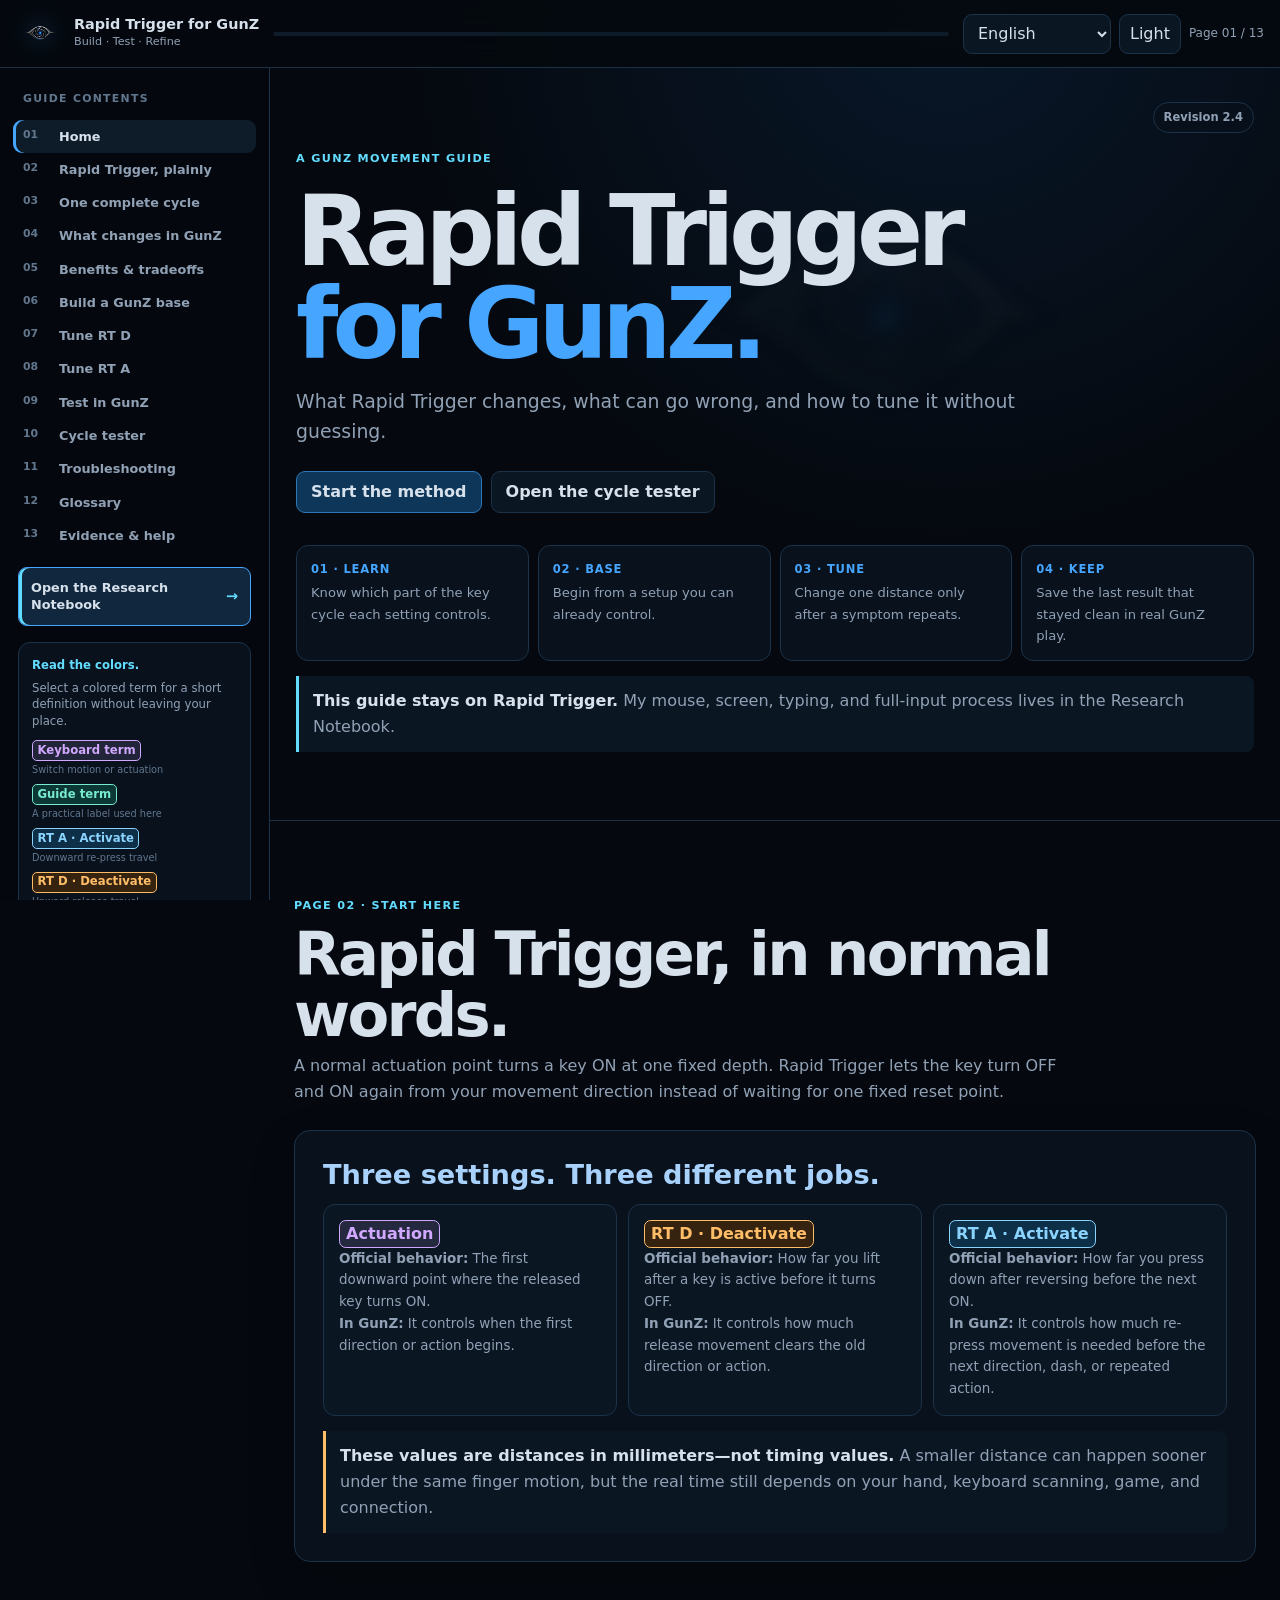
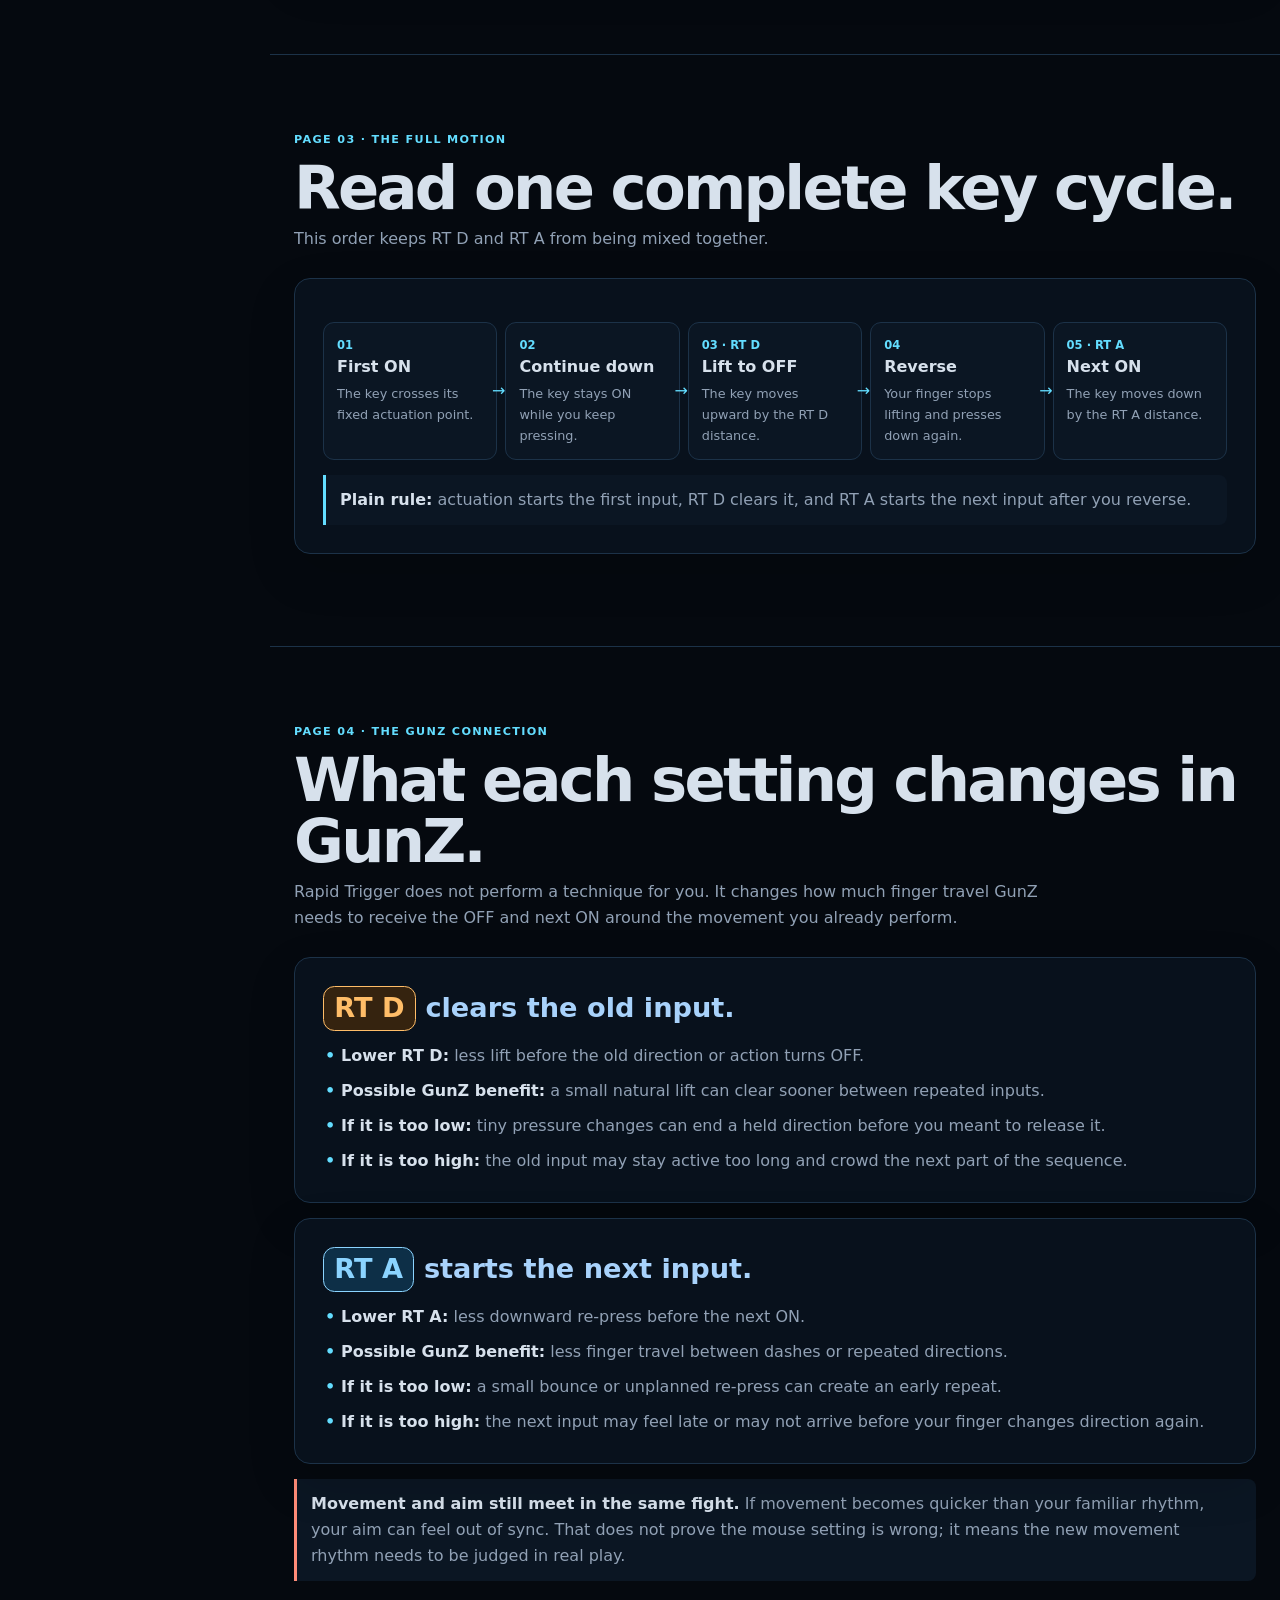
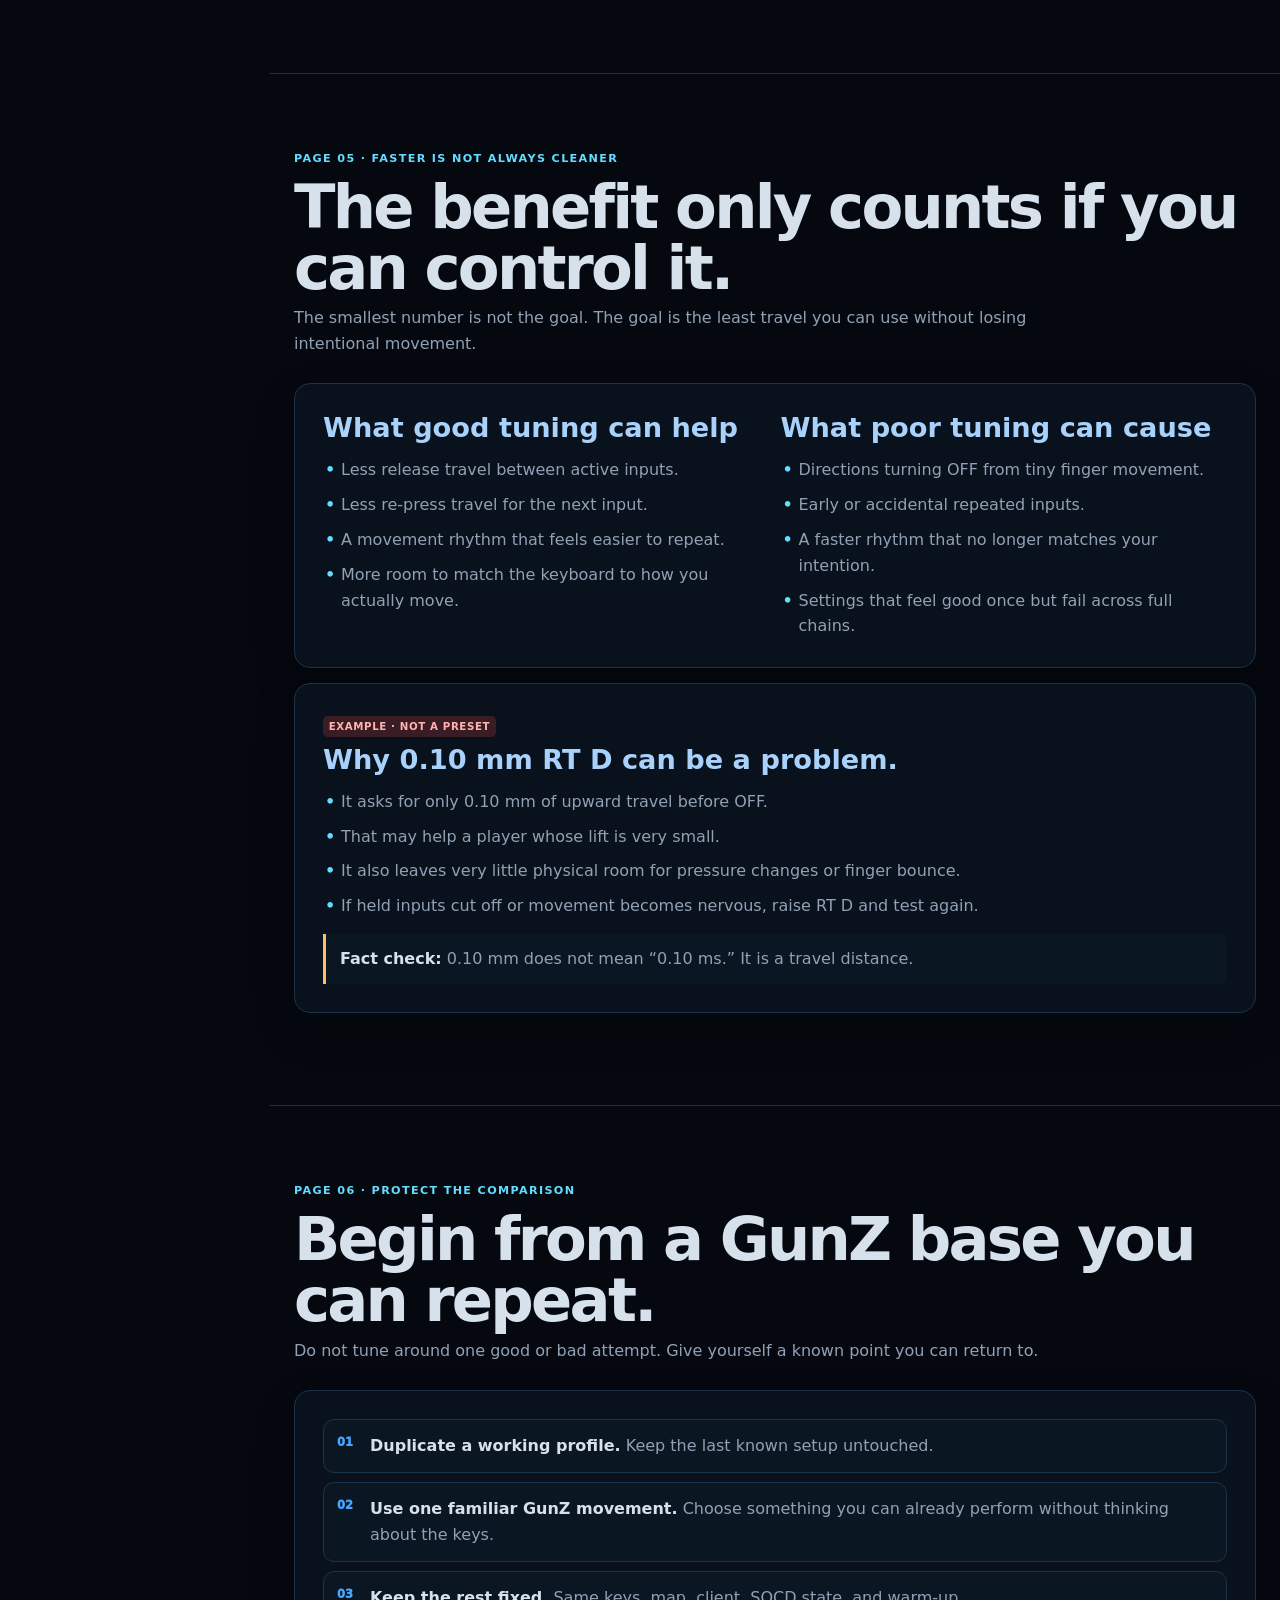
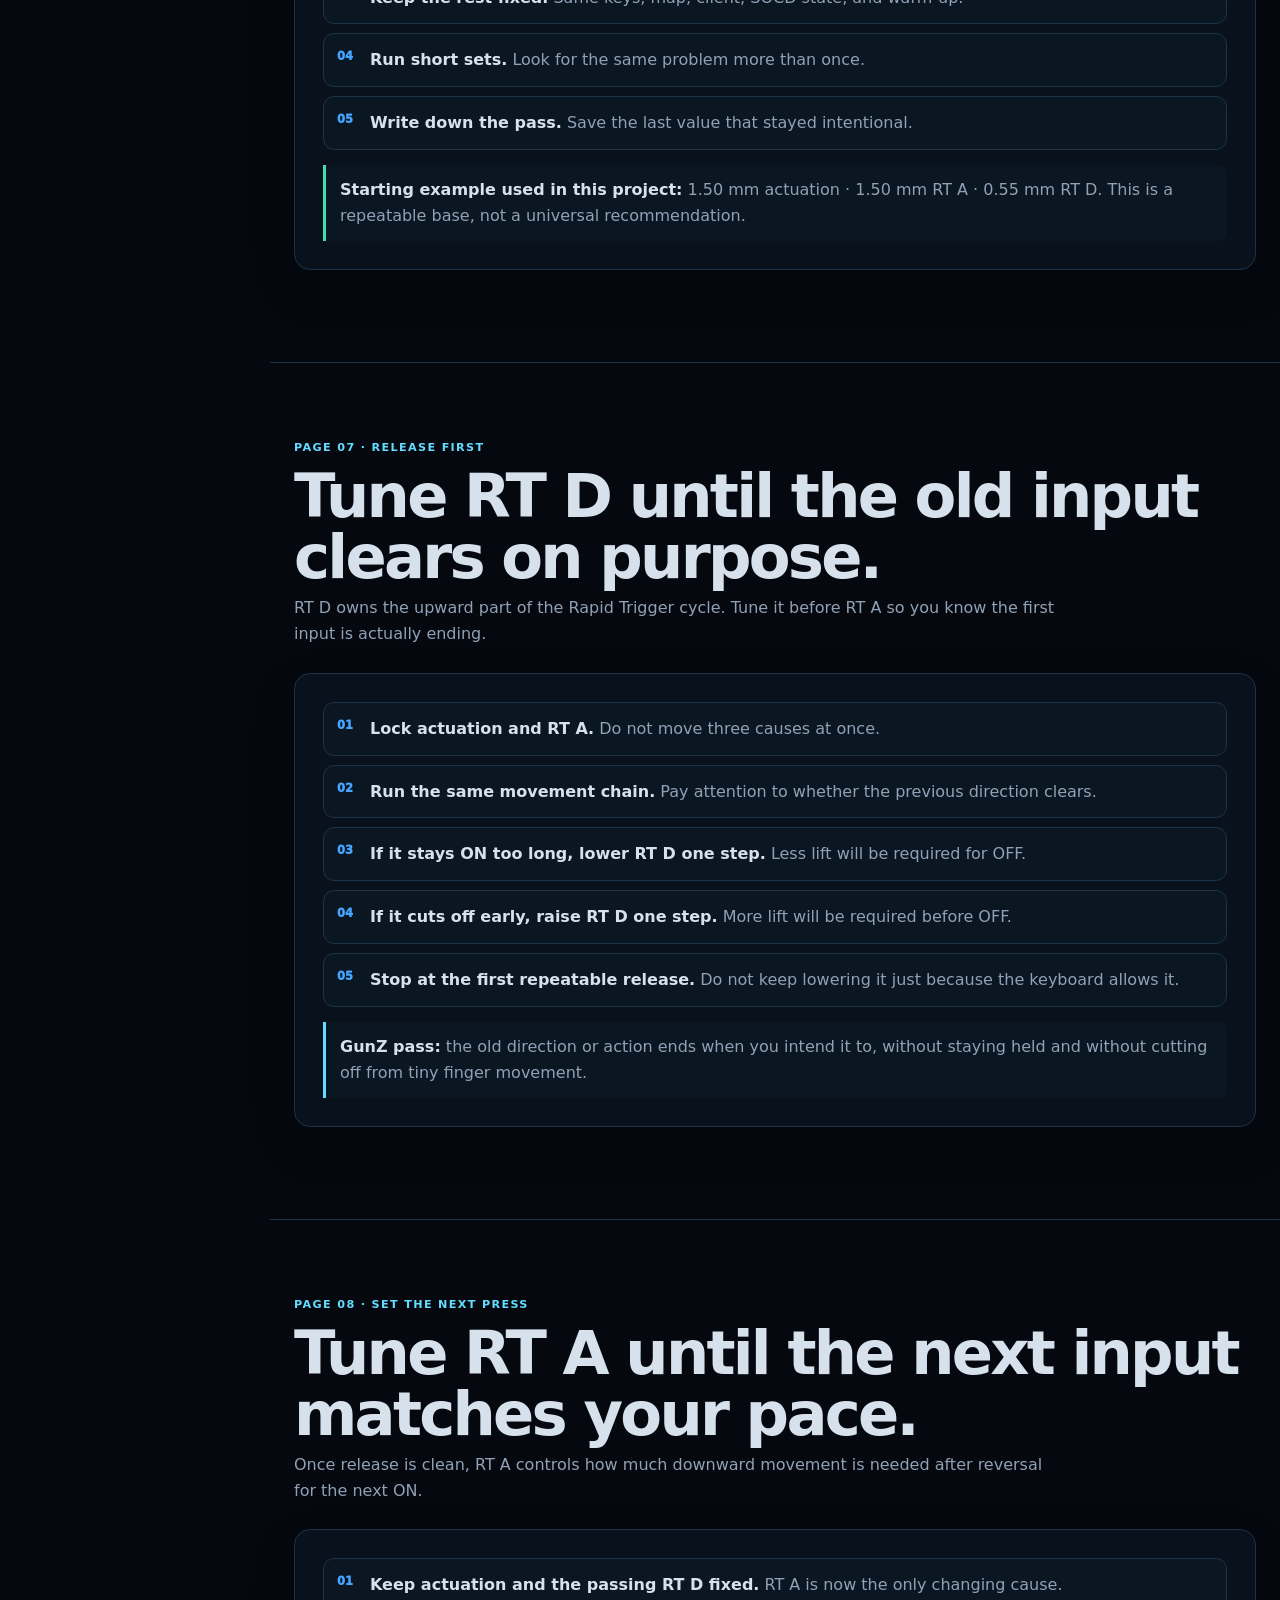
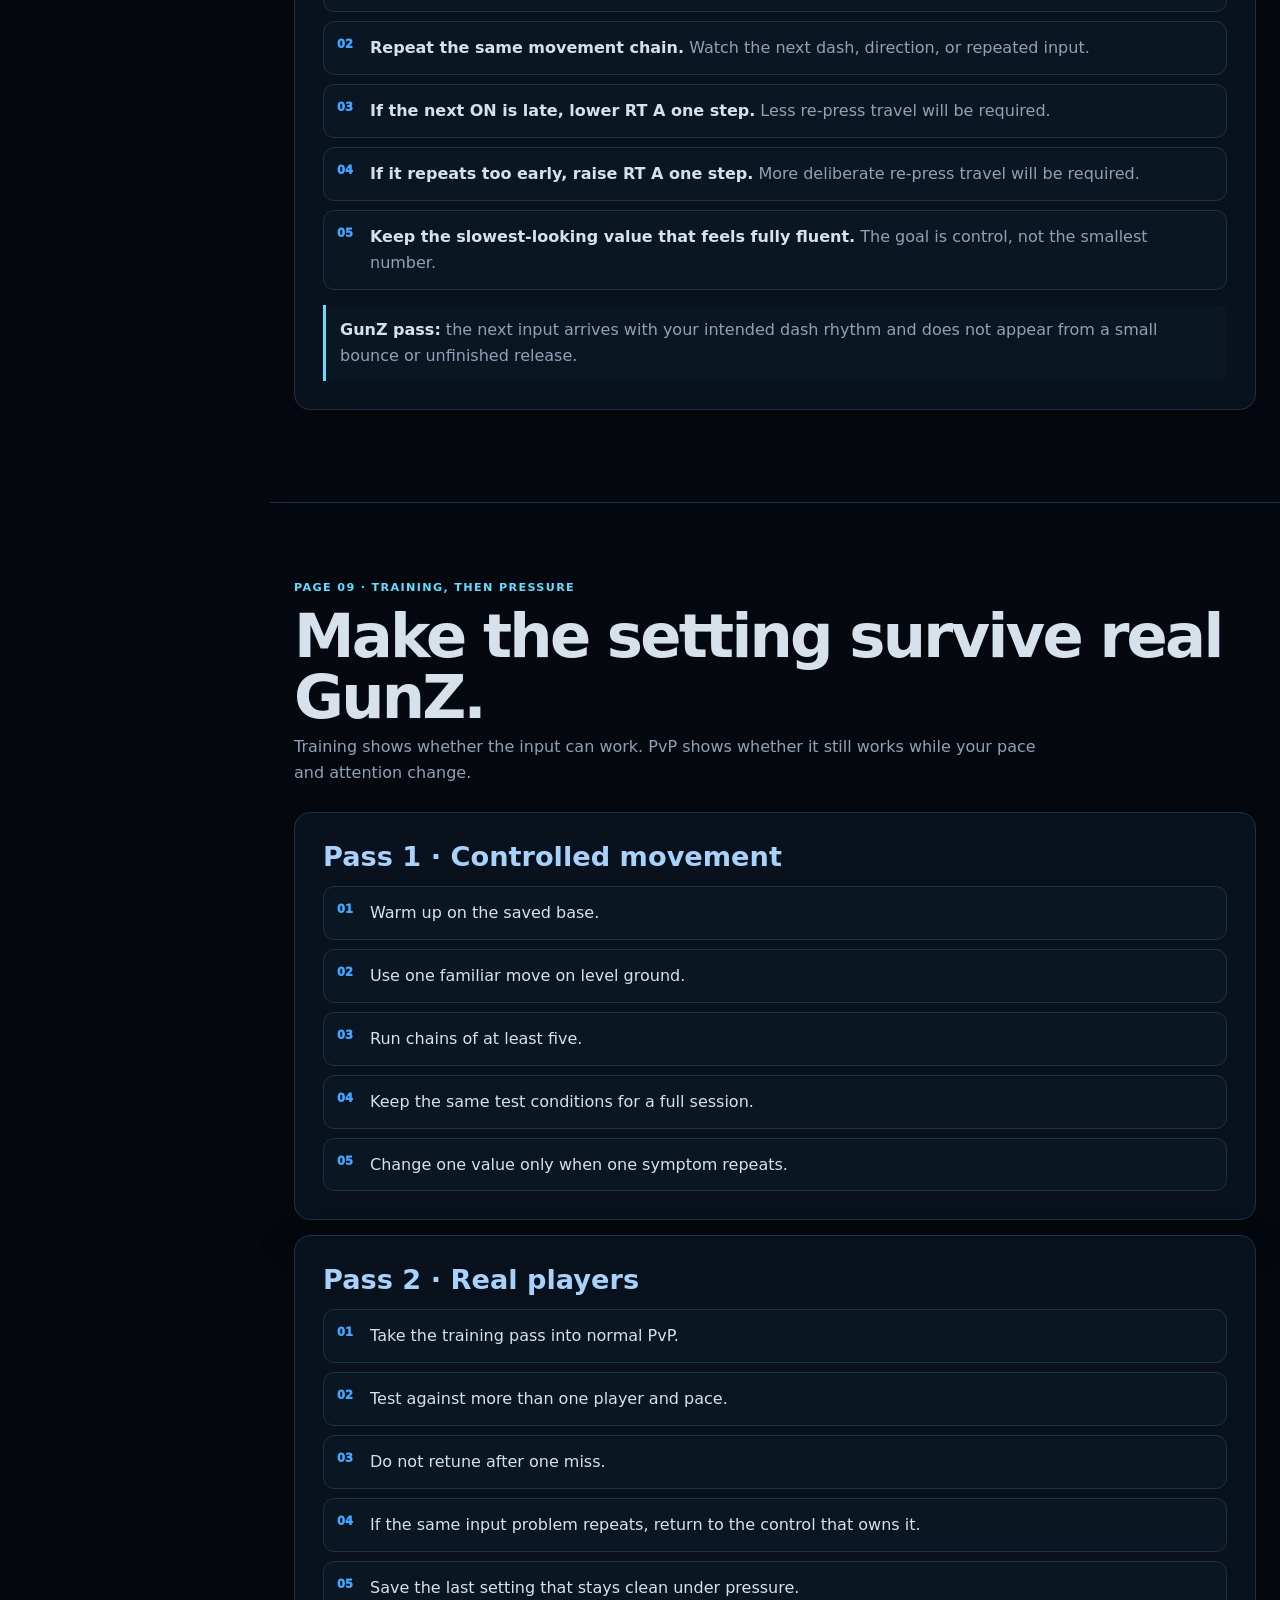
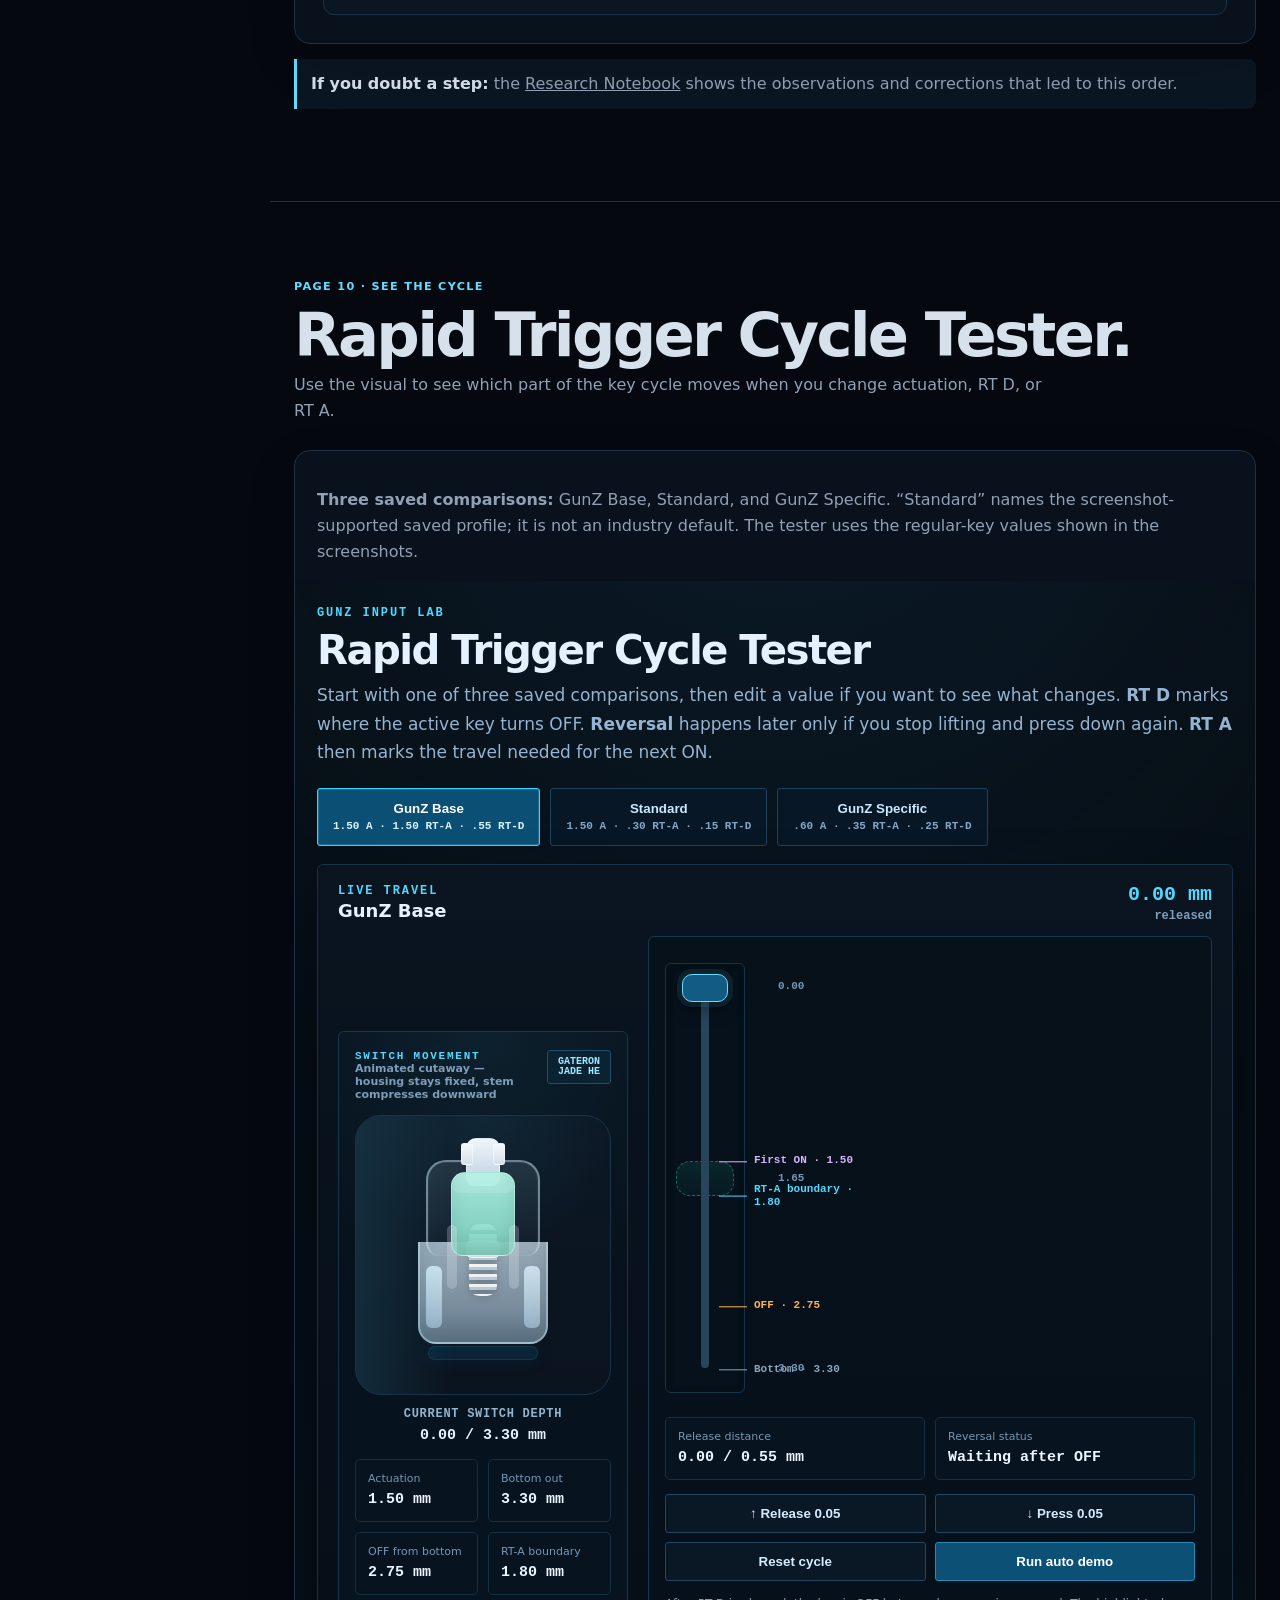
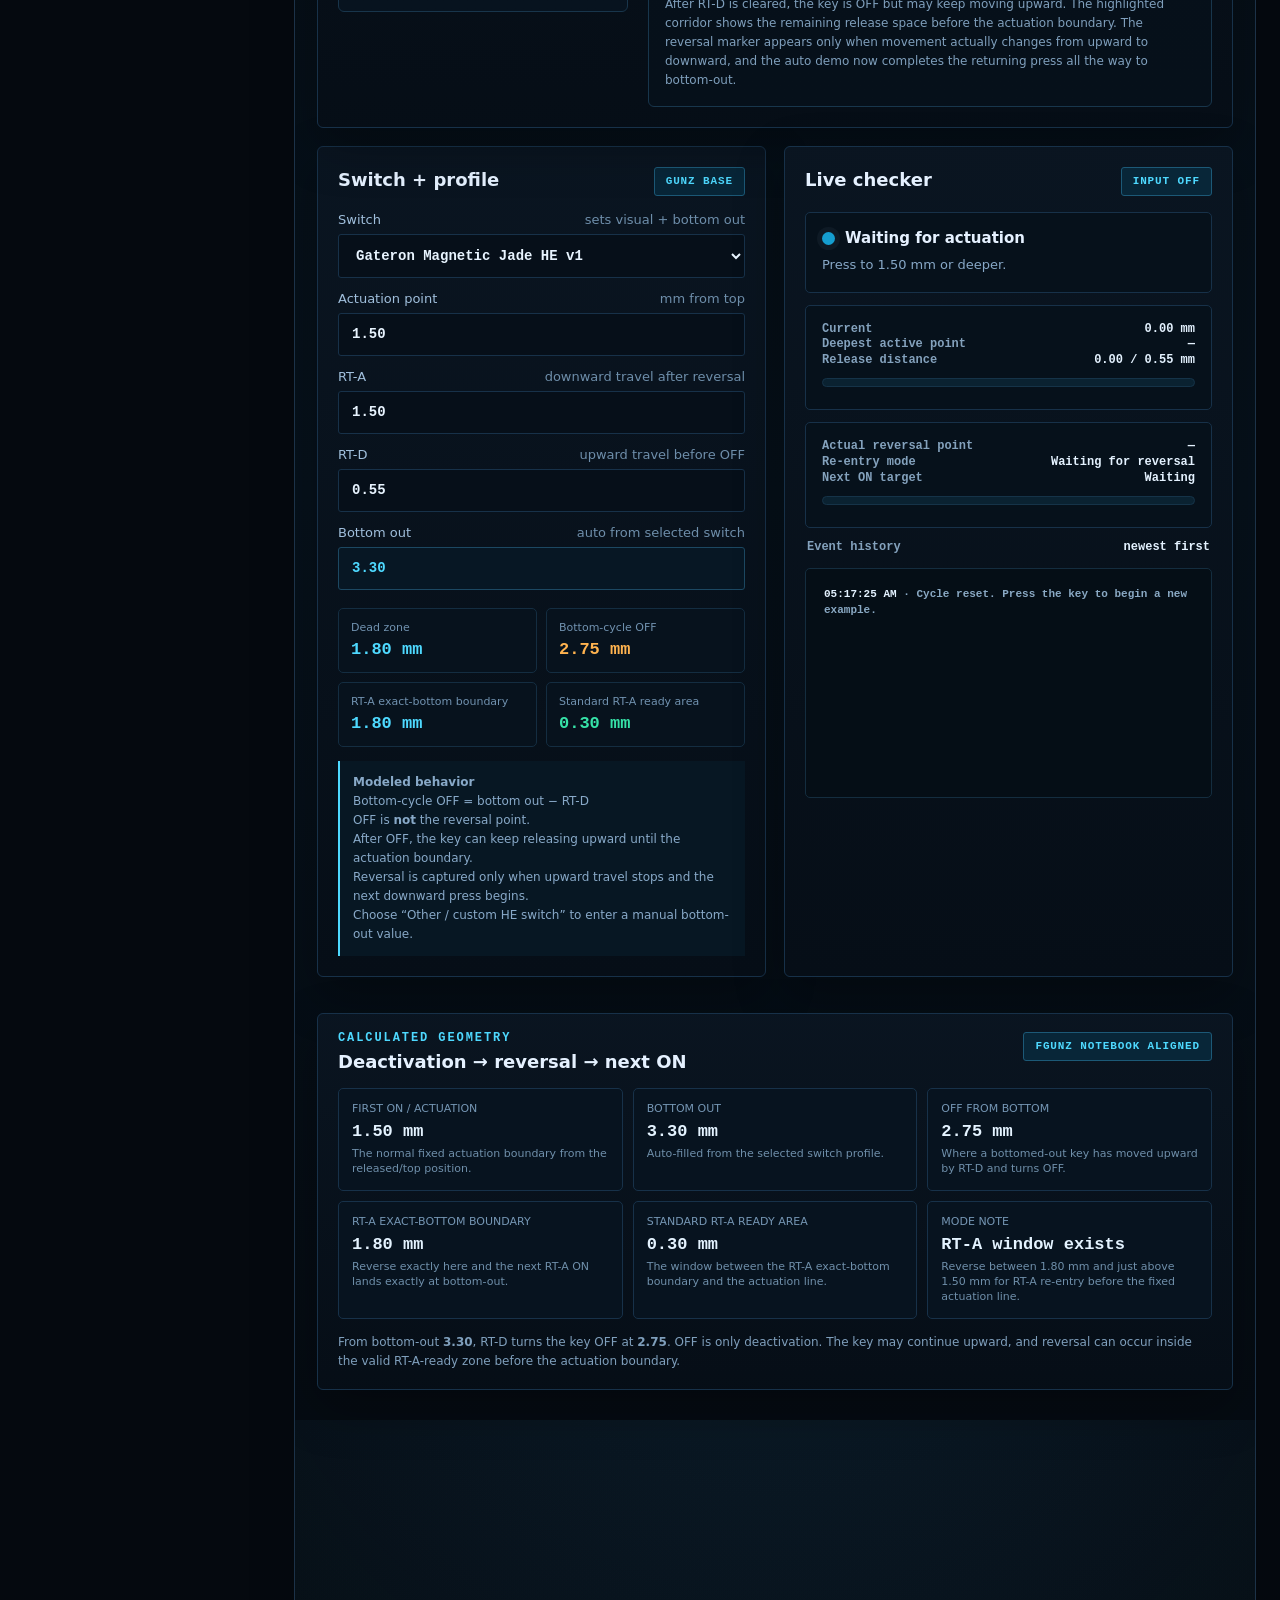
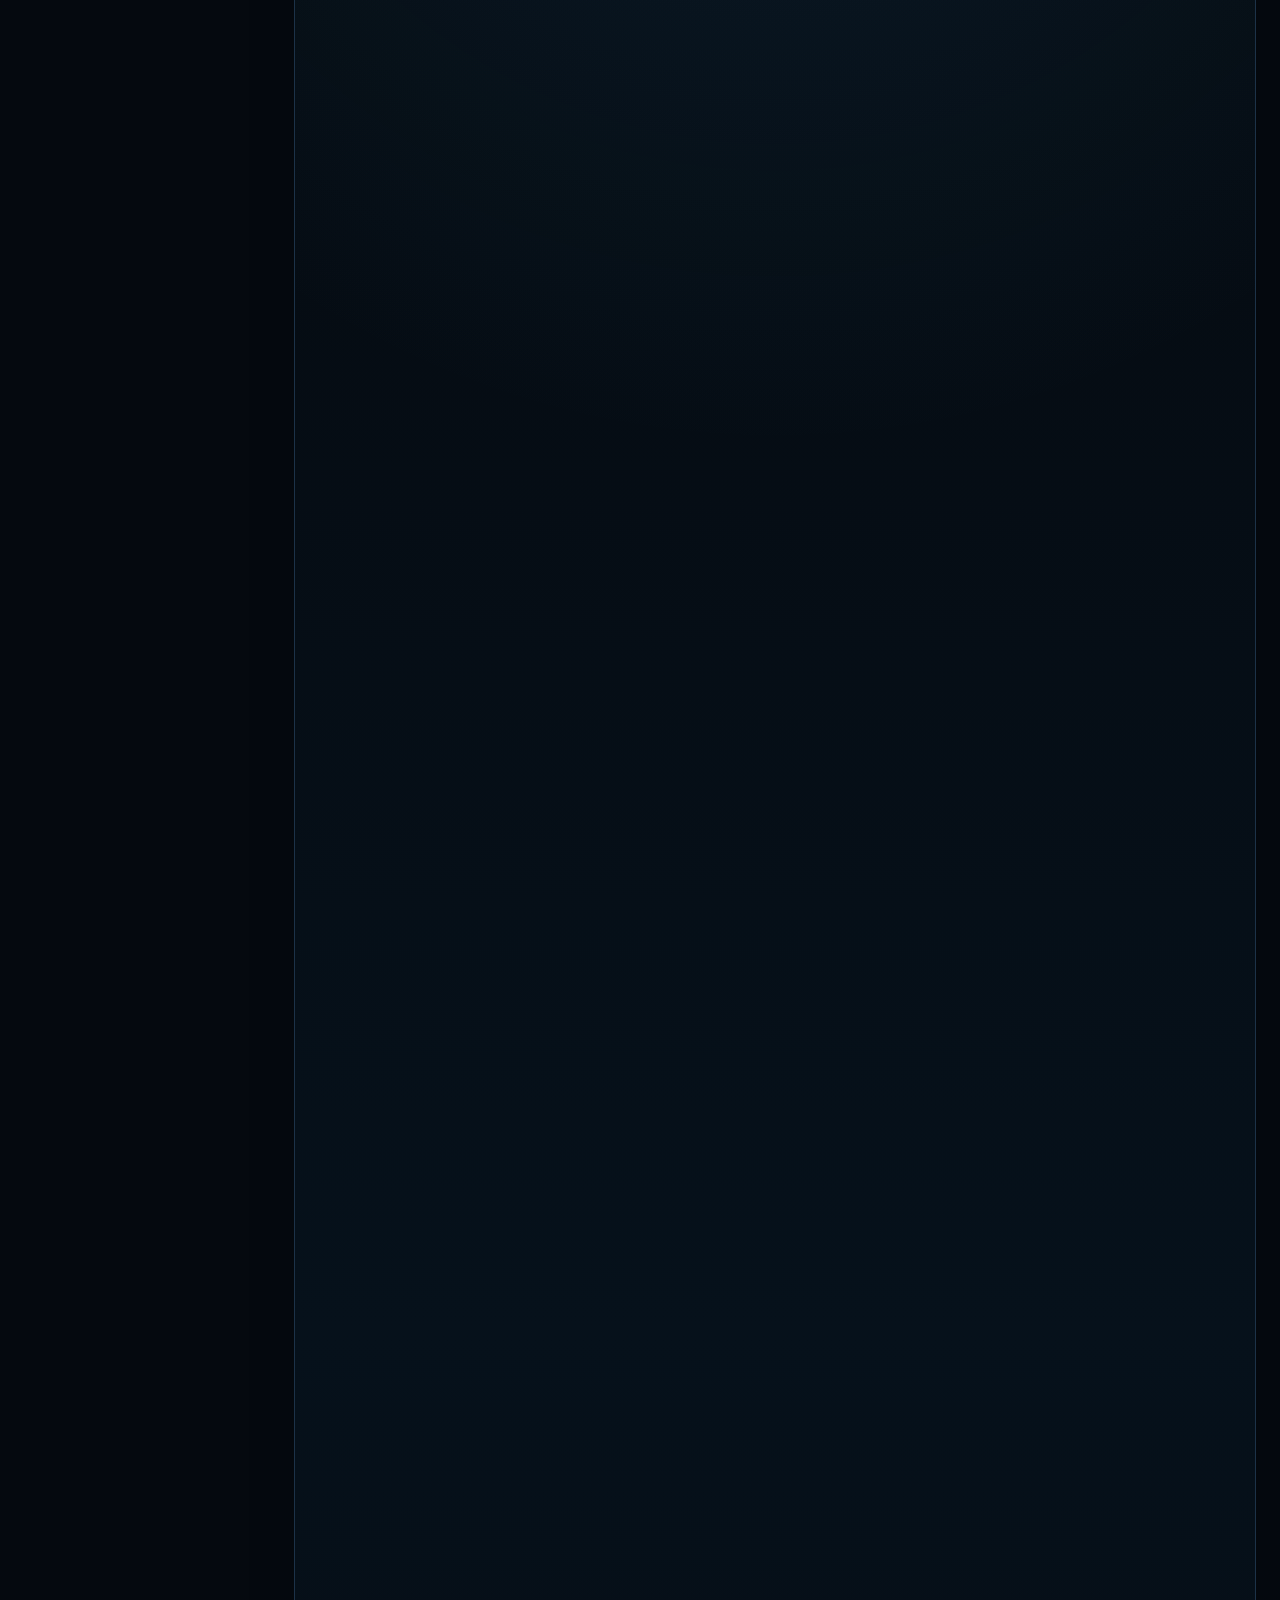
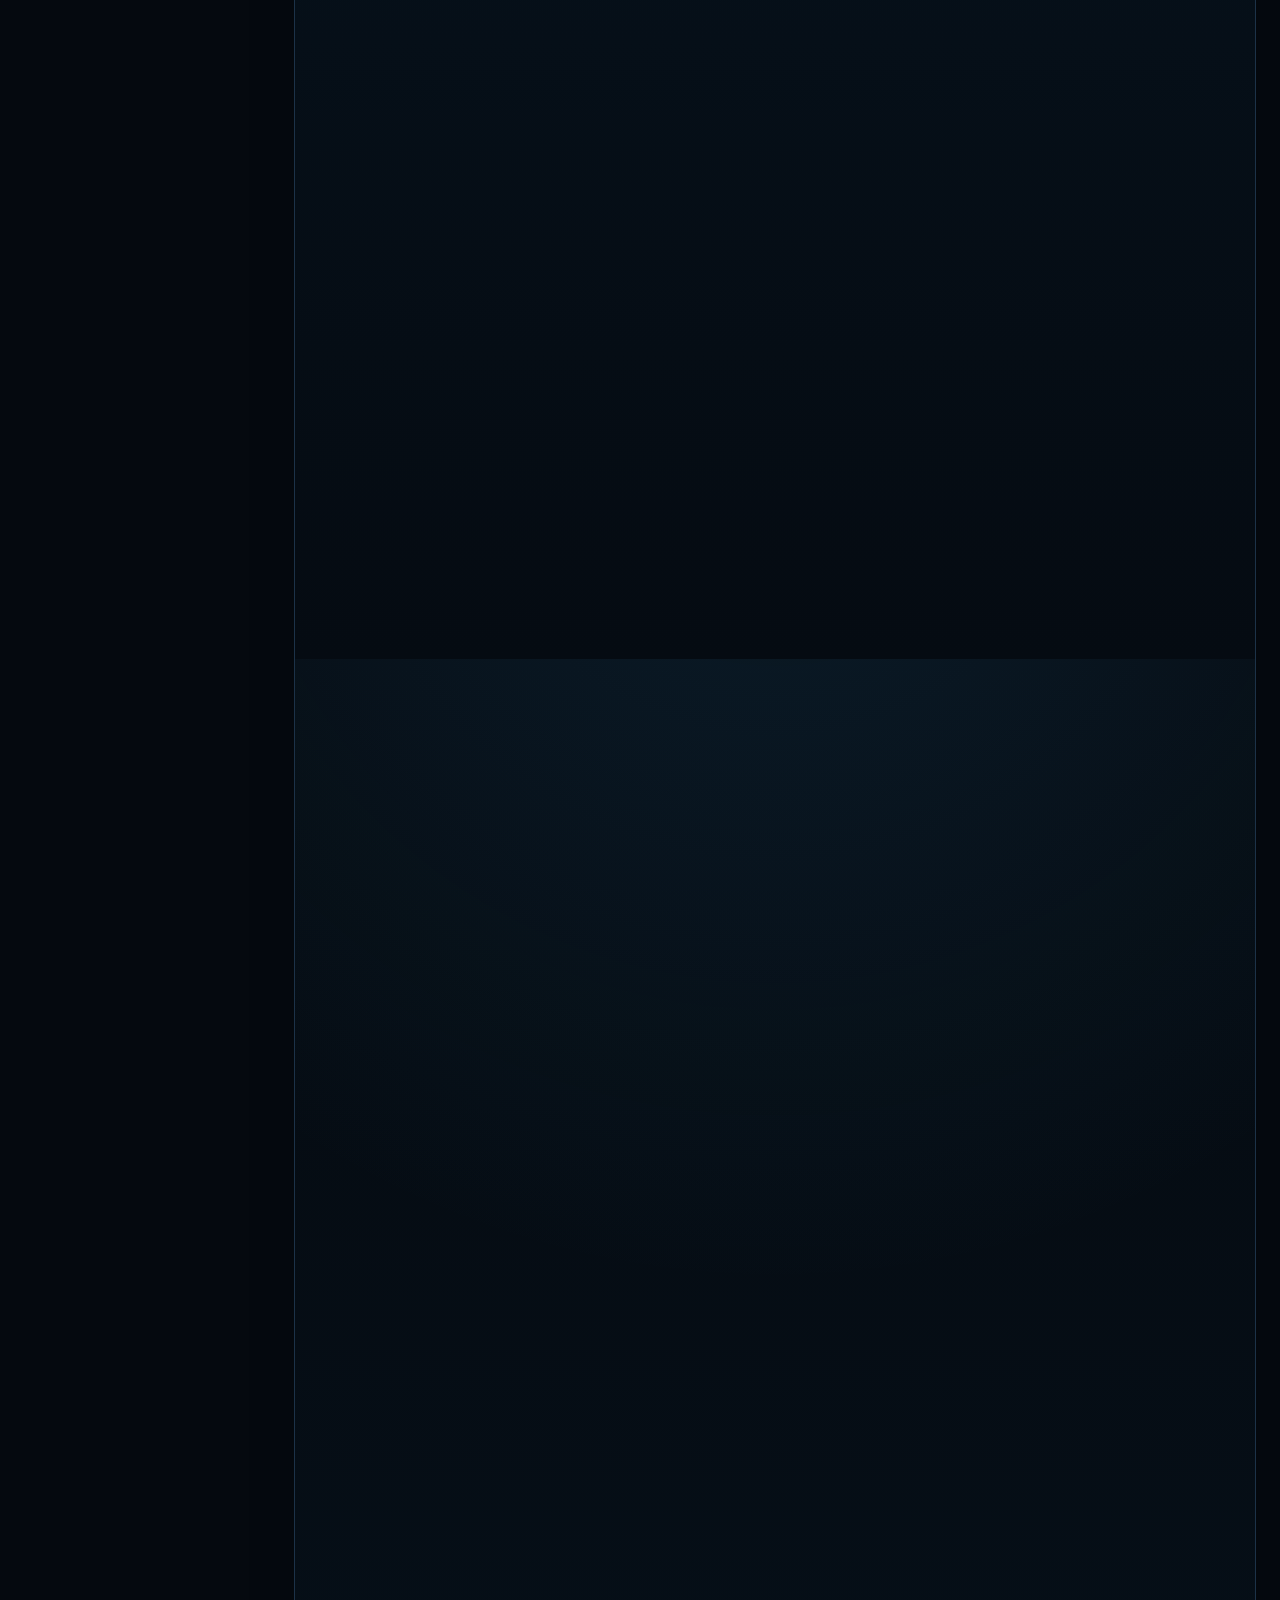
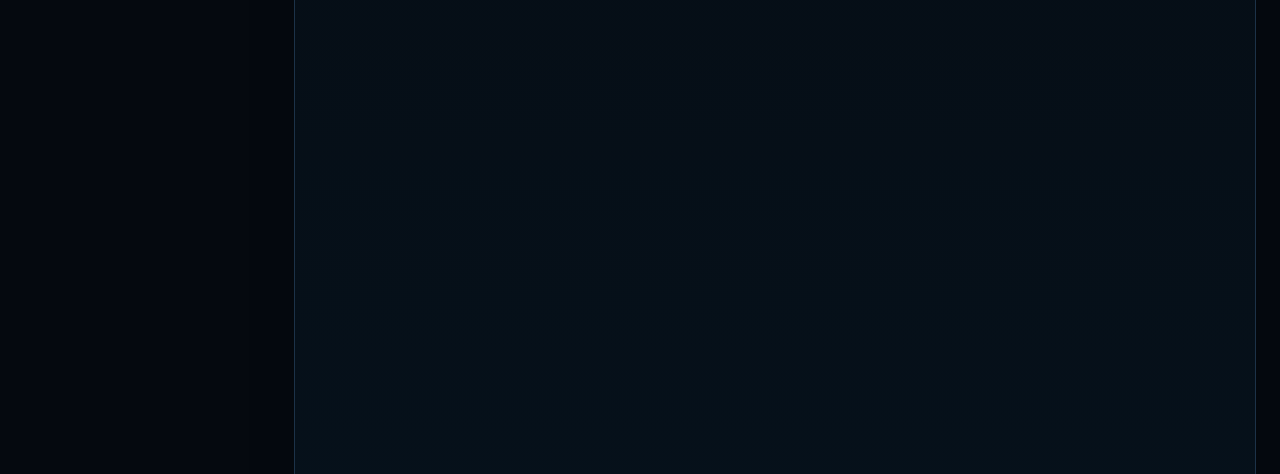
<file: index.html>
<!doctype html>
<html lang="en" data-theme="dark">
<head>
  <meta charset="utf-8">
  <meta name="viewport" content="width=device-width, initial-scale=1">
  <link rel="canonical" href="https://gunzinputlab.github.io/">
  <meta name="description" content="A plain-language guide to what Rapid Trigger changes in GunZ, what can go wrong, and how to tune RT D and RT A without guessing.">
  <meta name="theme-color" content="#05080d">
  <meta name="author" content="HYPNATIQ">
  <meta property="og:type" content="website">
  <meta property="og:site_name" content="Rapid Trigger for GunZ">
  <meta property="og:title" content="Rapid Trigger for GunZ">
  <meta property="og:description" content="What Rapid Trigger changes in GunZ, what can go wrong, and how to tune it without guessing.">
  <meta property="og:url" content="https://gunzinputlab.github.io/">
  <meta property="og:image" content="https://gunzinputlab.github.io/assets/social-preview.png">
  <link rel="icon" href="assets/favicon.png" type="image/png">
  <link rel="stylesheet" href="assets/site.css">
  <title>Rapid Trigger for GunZ</title>
</head>
<body>
  <a class="skip-link" href="#main" data-i18n="skip">Skip to the guide</a>

  <header class="site-header" id="top">
    <a class="brand" href="#home" aria-label="Rapid Trigger for GunZ home">
      <img class="brand-mark" src="assets/favicon.png" alt="">
      <span><strong>Rapid Trigger for GunZ</strong><small data-i18n="brandSub">Build · Test · Refine</small></span>
    </a>
    <div class="progress-track" aria-hidden="true"><span id="progressFill"></span></div>
    <div class="header-tools">
      <label class="sr-only" for="languageSelect" data-i18n="languageLabel">Language</label>
      <select class="language-select" id="languageSelect" aria-label="Language">
        <option value="en">English</option><option value="es">Español</option><option value="es-PE">Español (Perú)</option><option value="pt-BR">Português (Brasil)</option><option value="es-VE">Español (Venezuela)</option><option value="ko">한국어</option><option value="ja">日本語</option><option value="zh-CN">简体中文</option>
      </select>
      <button class="theme-toggle" id="themeToggle" type="button" aria-label="Switch theme">Light</button>
      <span class="page-indicator" id="pageIndicator">Page 01 / 13</span>
      <button class="menu-button" id="menuToggle" type="button" aria-label="Open guide contents" aria-expanded="false">☰</button>
    </div>
  </header>

  <aside class="guide-nav" id="guideNav" aria-label="Guide contents">
    <p class="nav-title" data-i18n="guideContents">Guide contents</p>
    <a href="#home"><span>01</span><b data-i18n="navHome">Home</b></a>
    <a href="#plain"><span>02</span><b data-i18n="navPlain">Rapid Trigger, plainly</b></a>
    <a href="#cycle"><span>03</span><b data-i18n="navCycle">One complete cycle</b></a>
    <a href="#gunz"><span>04</span><b data-i18n="navGunz">What changes in GunZ</b></a>
    <a href="#tradeoffs"><span>05</span><b data-i18n="navTradeoffs">Benefits & tradeoffs</b></a>
    <a href="#base"><span>06</span><b data-i18n="navBase">Build a GunZ base</b></a>
    <a href="#rtd"><span>07</span><b data-i18n="navRtd">Tune RT D</b></a>
    <a href="#rta"><span>08</span><b data-i18n="navRta">Tune RT A</b></a>
    <a href="#test"><span>09</span><b data-i18n="navTest">Test in GunZ</b></a>
    <a href="#tester"><span>10</span><b data-i18n="navTester">Cycle tester</b></a>
    <a href="#troubleshoot"><span>11</span><b data-i18n="navTrouble">Troubleshooting</b></a>
    <a href="#glossary"><span>12</span><b data-i18n="navGlossary">Glossary</b></a>
    <a href="#evidence"><span>13</span><b data-i18n="navEvidence">Evidence & help</b></a>
    <a class="rail-page-link remember-position" href="research-notebook.html" data-i18n="openNotebook">Open the Research Notebook</a>
    <div class="side-note">
      <strong data-i18n="readColors">Read the colors.</strong>
      <span class="side-note-intro" data-i18n="colorIntro">Select a colored term for a short definition without leaving your place.</span>
      <div class="color-key">
        <div class="color-key-item"><span class="term-link term-tech">Keyboard term</span><small>Switch motion or actuation</small></div>
        <div class="color-key-item"><span class="term-link term-guide">Guide term</span><small>A practical label used here</small></div>
        <div class="color-key-item"><span class="term-link term-a">RT A · Activate</span><small>Downward re-press travel</small></div>
        <div class="color-key-item"><span class="term-link term-d">RT D · Deactivate</span><small>Upward release travel</small></div>
      </div>
    </div>
  </aside>

  <div class="section-banner" id="sectionBanner" aria-hidden="true">
    <div class="section-banner-inner"><b id="bannerPage">Page 01</b><span id="bannerTitle">Home</span><a href="#top">Section start ↑</a></div>
  </div>

  <main class="guide-main" id="main">
    <section class="hero tracked-section" id="home" data-page="01" data-title="Home">
      <div class="hero-inner">
        <span class="version-stamp">Revision 2.4</span>
        <span class="eyebrow" data-i18n="heroEye">A GunZ movement guide</span>
        <h1 data-i18n-html="heroTitle">Rapid Trigger<br><span>for GunZ.</span></h1>
        <p class="lede" data-i18n="heroLead">What Rapid Trigger changes, what can go wrong, and how to tune it without guessing.</p>
        <div class="hero-actions">
          <a class="button primary" href="#plain" data-i18n="startMethod">Start the method</a>
          <a class="button" href="#tester" data-i18n="openTester">Open the cycle tester</a>
        </div>
        <div class="method-strip">
          <div><b>01 · Learn</b><span data-i18n="map1">Know which part of the key cycle each setting controls.</span></div>
          <div><b>02 · Base</b><span data-i18n="map2">Begin from a setup you can already control.</span></div>
          <div><b>03 · Tune</b><span data-i18n="map3">Change one distance only after a symptom repeats.</span></div>
          <div><b>04 · Keep</b><span data-i18n="map4">Save the last result that stayed clean in real GunZ play.</span></div>
        </div>
        <p class="note" data-i18n-html="homeScope"><strong>This guide stays on Rapid Trigger.</strong> My mouse, screen, typing, and full-input process lives in the Research Notebook.</p>
      </div>
    </section>

    <section class="chapter tracked-section" id="plain" data-page="02" data-title="Rapid Trigger, plainly">
      <div class="chapter-inner">
        <header class="chapter-header"><span class="kicker">Page 02 · Start here</span><h2 data-i18n="plainTitle">Rapid Trigger, in normal words.</h2><p data-i18n="plainIntro">A normal actuation point turns a key ON at one fixed depth. Rapid Trigger lets the key turn OFF and ON again from your movement direction instead of waiting for one fixed reset point.</p></header>
        <article class="panel stack-card"><h3 data-i18n="threeJobs">Three settings. Three different jobs.</h3>
          <div class="grid-3">
            <div class="mini-card"><button class="term-link term-tech" data-term="actuation">Actuation</button><p><strong data-i18n="official">Official behavior:</strong> The first downward point where the released key turns ON.</p><p><strong data-i18n="inGunz">In GunZ:</strong> It controls when the first direction or action begins.</p></div>
            <div class="mini-card"><button class="term-link term-d" data-term="rtd">RT D · Deactivate</button><p><strong data-i18n="official">Official behavior:</strong> How far you lift after a key is active before it turns OFF.</p><p><strong data-i18n="inGunz">In GunZ:</strong> It controls how much release movement clears the old direction or action.</p></div>
            <div class="mini-card"><button class="term-link term-a" data-term="rta">RT A · Activate</button><p><strong data-i18n="official">Official behavior:</strong> How far you press down after reversing before the next ON.</p><p><strong data-i18n="inGunz">In GunZ:</strong> It controls how much re-press movement is needed before the next direction, dash, or repeated action.</p></div>
          </div>
          <p class="callout amber" data-i18n-html="distanceNotTime"><strong>These values are distances in millimeters—not timing values.</strong> A smaller distance can happen sooner under the same finger motion, but the real time still depends on your hand, keyboard scanning, game, and connection.</p>
        </article>
      </div>
    </section>

    <section class="chapter tracked-section" id="cycle" data-page="03" data-title="One complete cycle">
      <div class="chapter-inner">
        <header class="chapter-header"><span class="kicker">Page 03 · The full motion</span><h2 data-i18n="cycleTitle">Read one complete key cycle.</h2><p data-i18n="cycleIntro">This order keeps RT D and RT A from being mixed together.</p></header>
        <article class="panel stack-card">
          <div class="cycle">
            <div><b>01</b><strong>First ON</strong><span>The key crosses its fixed actuation point.</span></div>
            <div><b>02</b><strong>Continue down</strong><span>The key stays ON while you keep pressing.</span></div>
            <div><b>03 · RT D</b><strong>Lift to OFF</strong><span>The key moves upward by the RT D distance.</span></div>
            <div><b>04</b><strong>Reverse</strong><span>Your finger stops lifting and presses down again.</span></div>
            <div><b>05 · RT A</b><strong>Next ON</strong><span>The key moves down by the RT A distance.</span></div>
          </div>
          <p class="callout" data-i18n-html="cycleRule"><strong>Plain rule:</strong> actuation starts the first input, RT D clears it, and RT A starts the next input after you reverse.</p>
        </article>
      </div>
    </section>

    <section class="chapter tracked-section" id="gunz" data-page="04" data-title="What changes in GunZ">
      <div class="chapter-inner">
        <header class="chapter-header"><span class="kicker">Page 04 · The GunZ connection</span><h2 data-i18n="gunzTitle">What each setting changes in GunZ.</h2><p data-i18n="gunzIntro">Rapid Trigger does not perform a technique for you. It changes how much finger travel GunZ needs to receive the OFF and next ON around the movement you already perform.</p></header>
        <article class="panel stack-card"><h3><button class="term-link term-d" type="button" data-term="rtd">RT D</button> clears the old input.</h3><ul class="brief-list"><li><strong>Lower RT D:</strong> less lift before the old direction or action turns OFF.</li><li><strong>Possible GunZ benefit:</strong> a small natural lift can clear sooner between repeated inputs.</li><li><strong>If it is too low:</strong> tiny pressure changes can end a held direction before you meant to release it.</li><li><strong>If it is too high:</strong> the old input may stay active too long and crowd the next part of the sequence.</li></ul></article>
        <article class="panel stack-card"><h3><button class="term-link term-a" type="button" data-term="rta">RT A</button> starts the next input.</h3><ul class="brief-list"><li><strong>Lower RT A:</strong> less downward re-press before the next ON.</li><li><strong>Possible GunZ benefit:</strong> less finger travel between dashes or repeated directions.</li><li><strong>If it is too low:</strong> a small bounce or unplanned re-press can create an early repeat.</li><li><strong>If it is too high:</strong> the next input may feel late or may not arrive before your finger changes direction again.</li></ul></article>
        <p class="note warning"><strong>Movement and aim still meet in the same fight.</strong> If movement becomes quicker than your familiar rhythm, your aim can feel out of sync. That does not prove the mouse setting is wrong; it means the new movement rhythm needs to be judged in real play.</p>
      </div>
    </section>

    <section class="chapter tracked-section" id="tradeoffs" data-page="05" data-title="Benefits & tradeoffs">
      <div class="chapter-inner">
        <header class="chapter-header"><span class="kicker">Page 05 · Faster is not always cleaner</span><h2 data-i18n="tradeTitle">The benefit only counts if you can control it.</h2><p data-i18n="tradeIntro">The smallest number is not the goal. The goal is the least travel you can use without losing intentional movement.</p></header>
        <article class="panel stack-card"><div class="grid-2"><div><h3>What good tuning can help</h3><ul class="check-list"><li>Less release travel between active inputs.</li><li>Less re-press travel for the next input.</li><li>A movement rhythm that feels easier to repeat.</li><li>More room to match the keyboard to how you actually move.</li></ul></div><div><h3>What poor tuning can cause</h3><ul class="check-list"><li>Directions turning OFF from tiny finger movement.</li><li>Early or accidental repeated inputs.</li><li>A faster rhythm that no longer matches your intention.</li><li>Settings that feel good once but fail across full chains.</li></ul></div></div></article>
        <article class="panel stack-card"><span class="badge history">Example · not a preset</span><h3>Why 0.10 mm RT D can be a problem.</h3><ul class="brief-list"><li>It asks for only 0.10 mm of upward travel before OFF.</li><li>That may help a player whose lift is very small.</li><li>It also leaves very little physical room for pressure changes or finger bounce.</li><li>If held inputs cut off or movement becomes nervous, raise RT D and test again.</li></ul><p class="callout amber"><strong>Fact check:</strong> 0.10 mm does not mean “0.10 ms.” It is a travel distance.</p></article>
      </div>
    </section>

    <section class="chapter tracked-section" id="base" data-page="06" data-title="Build a GunZ base">
      <div class="chapter-inner">
        <header class="chapter-header"><span class="kicker">Page 06 · Protect the comparison</span><h2 data-i18n="baseTitle">Begin from a GunZ base you can repeat.</h2><p data-i18n="baseIntro">Do not tune around one good or bad attempt. Give yourself a known point you can return to.</p></header>
        <article class="panel stack-card"><ol class="steps"><li><strong>Duplicate a working profile.</strong> <span>Keep the last known setup untouched.</span></li><li><strong>Use one familiar GunZ movement.</strong> <span>Choose something you can already perform without thinking about the keys.</span></li><li><strong>Keep the rest fixed.</strong> <span>Same keys, map, client, SOCD state, and warm-up.</span></li><li><strong>Run short sets.</strong> <span>Look for the same problem more than once.</span></li><li><strong>Write down the pass.</strong> <span>Save the last value that stayed intentional.</span></li></ol>
          <p class="callout good"><strong>Starting example used in this project:</strong> 1.50 mm actuation · 1.50 mm RT A · 0.55 mm RT D. This is a repeatable base, not a universal recommendation.</p>
        </article>
      </div>
    </section>

    <section class="chapter tracked-section" id="rtd" data-page="07" data-title="Tune RT D">
      <div class="chapter-inner">
        <header class="chapter-header"><span class="kicker">Page 07 · Release first</span><h2 data-i18n="rtdTitlePage">Tune RT D until the old input clears on purpose.</h2><p data-i18n="rtdIntro">RT D owns the upward part of the Rapid Trigger cycle. Tune it before RT A so you know the first input is actually ending.</p></header>
        <article class="panel stack-card"><ol class="steps"><li><strong>Lock actuation and RT A.</strong> <span>Do not move three causes at once.</span></li><li><strong>Run the same movement chain.</strong> <span>Pay attention to whether the previous direction clears.</span></li><li><strong>If it stays ON too long, lower RT D one step.</strong> <span>Less lift will be required for OFF.</span></li><li><strong>If it cuts off early, raise RT D one step.</strong> <span>More lift will be required before OFF.</span></li><li><strong>Stop at the first repeatable release.</strong> <span>Do not keep lowering it just because the keyboard allows it.</span></li></ol>
          <p class="callout"><strong>GunZ pass:</strong> the old direction or action ends when you intend it to, without staying held and without cutting off from tiny finger movement.</p>
        </article>
      </div>
    </section>

    <section class="chapter tracked-section" id="rta" data-page="08" data-title="Tune RT A">
      <div class="chapter-inner">
        <header class="chapter-header"><span class="kicker">Page 08 · Set the next press</span><h2 data-i18n="rtaTitlePage">Tune RT A until the next input matches your pace.</h2><p data-i18n="rtaIntro">Once release is clean, RT A controls how much downward movement is needed after reversal for the next ON.</p></header>
        <article class="panel stack-card"><ol class="steps"><li><strong>Keep actuation and the passing RT D fixed.</strong> <span>RT A is now the only changing cause.</span></li><li><strong>Repeat the same movement chain.</strong> <span>Watch the next dash, direction, or repeated input.</span></li><li><strong>If the next ON is late, lower RT A one step.</strong> <span>Less re-press travel will be required.</span></li><li><strong>If it repeats too early, raise RT A one step.</strong> <span>More deliberate re-press travel will be required.</span></li><li><strong>Keep the slowest-looking value that feels fully fluent.</strong> <span>The goal is control, not the smallest number.</span></li></ol>
          <p class="callout"><strong>GunZ pass:</strong> the next input arrives with your intended dash rhythm and does not appear from a small bounce or unfinished release.</p>
        </article>
      </div>
    </section>

    <section class="chapter tracked-section" id="test" data-page="09" data-title="Test in GunZ">
      <div class="chapter-inner">
        <header class="chapter-header"><span class="kicker">Page 09 · Training, then pressure</span><h2 data-i18n="testTitle">Make the setting survive real GunZ.</h2><p data-i18n="testIntro">Training shows whether the input can work. PvP shows whether it still works while your pace and attention change.</p></header>
        <article class="panel stack-card"><h3>Pass 1 · Controlled movement</h3><ol class="steps"><li>Warm up on the saved base.</li><li>Use one familiar move on level ground.</li><li>Run chains of at least five.</li><li>Keep the same test conditions for a full session.</li><li>Change one value only when one symptom repeats.</li></ol></article>
        <article class="panel stack-card"><h3>Pass 2 · Real players</h3><ol class="steps"><li>Take the training pass into normal PvP.</li><li>Test against more than one player and pace.</li><li>Do not retune after one miss.</li><li>If the same input problem repeats, return to the control that owns it.</li><li>Save the last setting that stays clean under pressure.</li></ol></article>
        <p class="note"><strong>If you doubt a step:</strong> the <a class="remember-position" href="research-notebook.html">Research Notebook</a> shows the observations and corrections that led to this order.</p>
      </div>
    </section>

    <section class="chapter tracked-section" id="tester" data-page="10" data-title="Rapid Trigger Cycle Tester">
      <div class="chapter-inner">
        <header class="chapter-header"><span class="kicker">Page 10 · See the cycle</span><h2 data-i18n="testerTitle">Rapid Trigger Cycle Tester.</h2><p data-i18n="testerIntro">Use the visual to see which part of the key cycle moves when you change actuation, RT D, or RT A.</p></header>
        <article class="panel tester-panel">
          <div class="tester-heading"><p class="muted"><strong>Three saved comparisons:</strong> GunZ Base, Standard, and GunZ Specific. “Standard” names the screenshot-supported saved profile; it is not an industry default. The tester uses the regular-key values shown in the screenshots.</p></div>
          <div class="mobile-tester-note"><strong>Best viewed on desktop.</strong> The tester still scales here, but a wider view is easier to read. <a href="assets/rapid-trigger-cycle-tester.html" target="_blank" rel="noopener">Click here to open it in an external window.</a></div>
          <div class="tester-frame-wrap"><iframe class="tester-frame" id="cycleTesterFrame" src="assets/rapid-trigger-cycle-tester.html" title="Interactive Rapid Trigger Cycle Tester" loading="lazy"></iframe></div>
        </article>
      </div>
    </section>

    <section class="chapter tracked-section" id="troubleshoot" data-page="11" data-title="Troubleshooting">
      <div class="chapter-inner">
        <header class="chapter-header"><span class="kicker">Page 11 · Follow the symptom</span><h2 data-i18n="troubleTitle">Change the setting that owns the problem.</h2><p data-i18n="troubleIntro">A repeated symptom is useful. A single miss is just one miss.</p></header>
        <article class="panel stack-card"><div class="table-wrap"><table>
          <thead><tr><th>Repeated symptom</th><th>Check first</th><th>Why</th></tr></thead>
          <tbody>
            <tr><td>The first input begins too early or too late.</td><td><button class="term-link term-tech" type="button" data-term="actuation">Actuation</button></td><td>It owns the first ON from the released top.</td></tr>
            <tr><td>The old direction stays active too long.</td><td><button class="term-link term-d" type="button" data-term="rtd">RT D</button></td><td>More upward release happened before OFF than your motion supplied.</td></tr>
            <tr><td>A held direction cuts off from tiny movement.</td><td><button class="term-link term-d" type="button" data-term="rtd">RT D</button></td><td>The OFF distance may be too small for your natural pressure changes.</td></tr>
            <tr><td>The next dash or direction arrives late.</td><td><button class="term-link term-a" type="button" data-term="rta">RT A</button></td><td>It owns the next ON after reversal.</td></tr>
            <tr><td>An extra or early repeat appears.</td><td><button class="term-link term-a" type="button" data-term="rta">RT A</button></td><td>The re-press distance may be too small for your finger motion.</td></tr>
            <tr><td>Movement is clean alone but breaks only under pressure.</td><td><button class="term-link term-guide" type="button" data-term="pvp">PvP validation</button></td><td>The value may work in isolation but not at your real pace.</td></tr>
          </tbody>
        </table></div><p class="callout warning"><strong>Do not use keyboard tuning to explain every aim miss.</strong> This public guide stops at Rapid Trigger. My wider input checks are documented separately in the Research Notebook.</p></article>
      </div>
    </section>

    <section class="chapter tracked-section" id="glossary" data-page="12" data-title="Glossary">
      <div class="chapter-inner">
        <header class="chapter-header"><span class="kicker">Page 12 · Definitions</span><h2 data-i18n="glossaryTitle">Definitions once. References afterward.</h2><p data-i18n="glossaryIntro">Colored terms open the same definitions beside the guide. This section keeps the permanent quick reference.</p></header>
        <div class="glossary-columns">
        <article class="panel glossary-group">
          <h3>Keyboard terms</h3>
          <details id="glossary-actuation" open><summary><span class="term-link term-tech">Actuation point</span></summary><div class="definition-body"><p><strong>Definition:</strong> the key depth where the first press turns ON from the released top.</p><p><strong>GunZ connection:</strong> when the first direction or action begins.</p></div></details>
          <details id="glossary-rapid-trigger"><summary><span class="term-link term-tech">Rapid Trigger</span></summary><div class="definition-body"><p><strong>Definition:</strong> movement-relative keyboard behavior that uses travel direction and distance to report OFF and ON again instead of one fixed reset point.</p><p><strong>GunZ connection:</strong> repeated directions or actions can clear and return with less finger travel.</p></div></details>
          <details id="glossary-rtd"><summary><span class="term-link term-d">RT D · Rapid Trigger Deactivate</span></summary><div class="definition-body"><p><strong>Definition:</strong> the upward distance an active key moves before reporting OFF.</p><p><strong>GunZ connection:</strong> how much lift clears the old direction or action.</p></div></details>
          <details id="glossary-rta"><summary><span class="term-link term-a">RT A · Rapid Trigger Activate</span></summary><div class="definition-body"><p><strong>Definition:</strong> the downward distance after reversal before the key reports its next ON while Rapid Trigger remains active.</p><p><strong>GunZ connection:</strong> how much re-press travel starts the next direction, dash, or repeated action.</p></div></details>
          <details id="glossary-reversal"><summary><span class="term-link term-tech">Reversal</span></summary><div class="definition-body"><p><strong>Definition:</strong> the point where key motion changes direction.</p><p><strong>GunZ connection:</strong> the handoff between lifting the old input and pressing toward the next one.</p></div></details>
          <details id="glossary-split"><summary><span class="term-link term-tech">Split sensitivity</span></summary><div class="definition-body"><p><strong>Definition:</strong> Wooting's option for assigning separate downstroke/Activate and upstroke/Deactivate distances.</p><p><strong>GunZ connection:</strong> RT A and RT D can be tested separately instead of sharing one number.</p></div></details>
          <details id="glossary-continuous"><summary><span class="term-link term-tech">Continuous Rapid Trigger</span></summary><div class="definition-body"><p><strong>Definition:</strong> a mode that keeps Rapid Trigger active until the key is fully released. Standard Rapid Trigger ends when the key rises above its configured actuation point.</p><p><strong>GunZ connection:</strong> changing the mode changes where movement-relative behavior remains available during release, so keep it fixed while comparing values.</p></div></details>
          <details id="glossary-software"><summary><span class="term-link term-tech">Other keyboard software</span></summary><div class="definition-body"><p><strong>Definition:</strong> another Hall-effect keyboard may use different names for the same upstroke and downstroke controls.</p><p><strong>GunZ connection:</strong> match the function—not only the label—before following the RT D or RT A steps.</p></div></details>
          <details id="glossary-socd"><summary><span class="term-link term-tech">SOCD / Snappy Tappy</span></summary><div class="definition-body"><p><strong>Definition:</strong> a separate feature that decides how opposing directions are resolved.</p><p><strong>GunZ connection:</strong> it can change directional output without changing Rapid Trigger, so record it and keep it fixed during an RT test.</p></div></details>
          <details id="glossary-travel"><summary><span class="term-link term-tech">Total travel and bottom-out</span></summary><div class="definition-body"><p><strong>Definition:</strong> total travel is the full physical distance from the released top to the deepest position; bottom-out is that deepest position.</p><p><strong>GunZ connection:</strong> it sets the physical space available for the first ON, release, reversal, and next ON.</p></div></details>
        </article>
        <article class="panel glossary-group">
          <h3>Guide terms</h3>
          <details id="glossary-baseline"><summary><span class="term-link term-guide">GunZ base</span></summary><div class="definition-body"><p><strong>Definition used here:</strong> a saved, repeatable starting profile that you do not change during comparison.</p></div></details>
          <details id="glossary-checkpoint"><summary><span class="term-link term-guide">Checkpoint</span></summary><div class="definition-body"><p><strong>Definition used here:</strong> a saved value that passed its current test stage and can be restored if the next change performs worse.</p></div></details>
          <details id="glossary-dead-dash"><summary><span class="term-link term-guide">Dead dash</span></summary><div class="definition-body"><p><strong>Definition used here:</strong> a dash you expected did not complete.</p><p><strong>GunZ connection:</strong> if it repeats, check whether the old input turned OFF and whether the next ON fit the motion you actually made.</p></div></details>
          <details id="glossary-ready"><summary><span class="term-link term-guide">RT A-ready boundary</span></summary><div class="definition-body"><p><strong>Definition used in the tester:</strong> a travel-capacity reference showing the deepest reversal position where the full selected RT A distance can still fit before bottom-out.</p><p><strong>Limit:</strong> it is not a Wootility control, an OFF point, or a server-timing measurement.</p></div></details>
          <details id="glossary-training"><summary><span class="term-link term-guide">Training calibration</span></summary><div class="definition-body"><p><strong>Definition used here:</strong> a controlled test of a familiar move before an opponent and pressure are added.</p></div></details>
          <details id="glossary-pvp"><summary><span class="term-link term-guide">PvP validation</span></summary><div class="definition-body"><p><strong>Definition used here:</strong> testing a training pass against real players, changing pace, and pressure before saving it as preferred.</p></div></details>
        </article>
        </div>
      </div>
    </section>

    <section class="chapter tracked-section" id="evidence" data-page="13" data-title="Evidence & help">
      <div class="chapter-inner">
        <header class="chapter-header"><span class="kicker">Page 13 · What is known</span><h2 data-i18n="evidenceTitle">Evidence, limits, and help.</h2><p data-i18n="evidenceIntro">Documented keyboard behavior and personal GunZ testing are useful in different ways.</p></header>
        <article class="panel stack-card"><h3>What the sources support</h3><ul class="brief-list"><li>Rapid Trigger follows key motion instead of one fixed reset point.</li><li>Split sensitivity can use separate upward/deactivate and downward/activate distances.</li><li>Smaller selected distances require less physical travel.</li></ul><h3>What this guide does not claim</h3><ul class="brief-list"><li>That one profile is correct for every player, keyboard, or server.</li><li>That a distance in millimeters equals a fixed number of milliseconds.</li><li>That Rapid Trigger replaces movement practice or fixes every missed input.</li></ul></article>
        <article class="panel stack-card reference-card">
          <h3>Keyboard behavior and Rapid Trigger</h3>
          <p class="reference-note">These explain the keyboard feature and the controls I was looking at. They do not provide my GunZ values.</p>
          <div class="resource-grid">
            <a class="resource-link" href="https://help.wooting.io/article/102-how-to-set-up-rapid-trigger" target="_blank" rel="noopener">Wooting · How to Set Up Rapid Trigger <span>↗</span></a>
            <a class="resource-link" href="https://wooting.io/rapid-trigger" target="_blank" rel="noopener">Wooting · Rapid Trigger <span>↗</span></a>
            <a class="resource-link" href="https://wooting.io/wootility/changelogs/5.0.0" target="_blank" rel="noopener">Wooting · Wootility controls and terminology <span>↗</span></a>
            <a class="resource-link" href="https://www.gateron.com/products/gateron-magic-jade-switch" target="_blank" rel="noopener">Gateron · Magnetic Jade specifications <span>↗</span></a>
            <a class="resource-link" href="https://www.youtube.com/watch?v=eZENx1T7OLw" target="_blank" rel="noopener">Wooting · What is Rapid Trigger &amp; Actuation Point? <span>↗</span></a>
            <a class="resource-link" href="https://www.youtube.com/watch?v=BSlKt7m7xXk" target="_blank" rel="noopener">Wooting · Rapid Trigger FPS demonstration <span>↗</span></a>
            <a class="resource-link" href="https://www.youtube.com/watch?v=SsBYdyZPIy8" target="_blank" rel="noopener">Wooting · CS2 settings and profiles <span>↗</span></a>
            <a class="resource-link" href="https://www.youtube.com/watch?v=kb0GxgNho3c" target="_blank" rel="noopener">Optimum · Independent Wooting 60HE v2 review <span>↗</span></a>
          </div>
          <h3>GunZ movement references</h3>
          <p class="reference-note">These helped me understand and check the movement itself. They are not sources for my Rapid Trigger values.</p>
          <div class="resource-grid">
            <a class="resource-link" href="https://www.youtube.com/watch?v=OOZllmjE8RM" target="_blank" rel="noopener">GunZ Academy · Beginner's Guide to GunZ: The Duel <span>↗</span></a>
            <a class="resource-link" href="https://www.youtube.com/watch?v=FxlyAiZUvzY" target="_blank" rel="noopener">GunZ Academy · Comprehensive K-Style Guide <span>↗</span></a>
          </div>
          <h3>My notes and direct help</h3>
          <div class="resource-grid"><a class="resource-link remember-position" href="research-notebook.html">My Research Notebook <span>→</span></a><a class="resource-link" href="https://discord.gg/tKZ5mjnEpj" target="_blank" rel="noopener">Alpha Discord · Ask me for help <span>↗</span></a></div>
        </article>
      </div>
    </section>
  </main>

  <aside class="term-panel" id="termPanel" role="dialog" aria-labelledby="termPanelTitle" aria-hidden="true"><div class="term-panel-head"><span class="term-panel-label">Guide term</span><button class="term-panel-close" id="termPanelClose" type="button" aria-label="Close definition">×</button></div><h2 id="termPanelTitle"></h2><div id="termPanelBody"></div><a class="term-panel-glossary" id="termPanelLink" href="#glossary">Open the full glossary entry →</a></aside>

  <footer class="site-footer"><div class="help-strip"><span>Need help or want to compare a result?</span><a href="https://discord.gg/tKZ5mjnEpj" target="_blank" rel="noopener">Join Alpha on Discord ↗</a></div><span>Rapid Trigger for GunZ · Personal testing method by HYPNATIQ</span></footer>
  <a class="back-to-top" id="backToTop" href="#top" aria-label="Back to top">↑</a>
  <button class="return-to-reading" id="returnToReading" type="button">← Back to where I was reading</button>

  <script src="assets/revision-24-translations.js"></script>
  <script src="assets/site.js"></script>
</body>
</html>
</file>
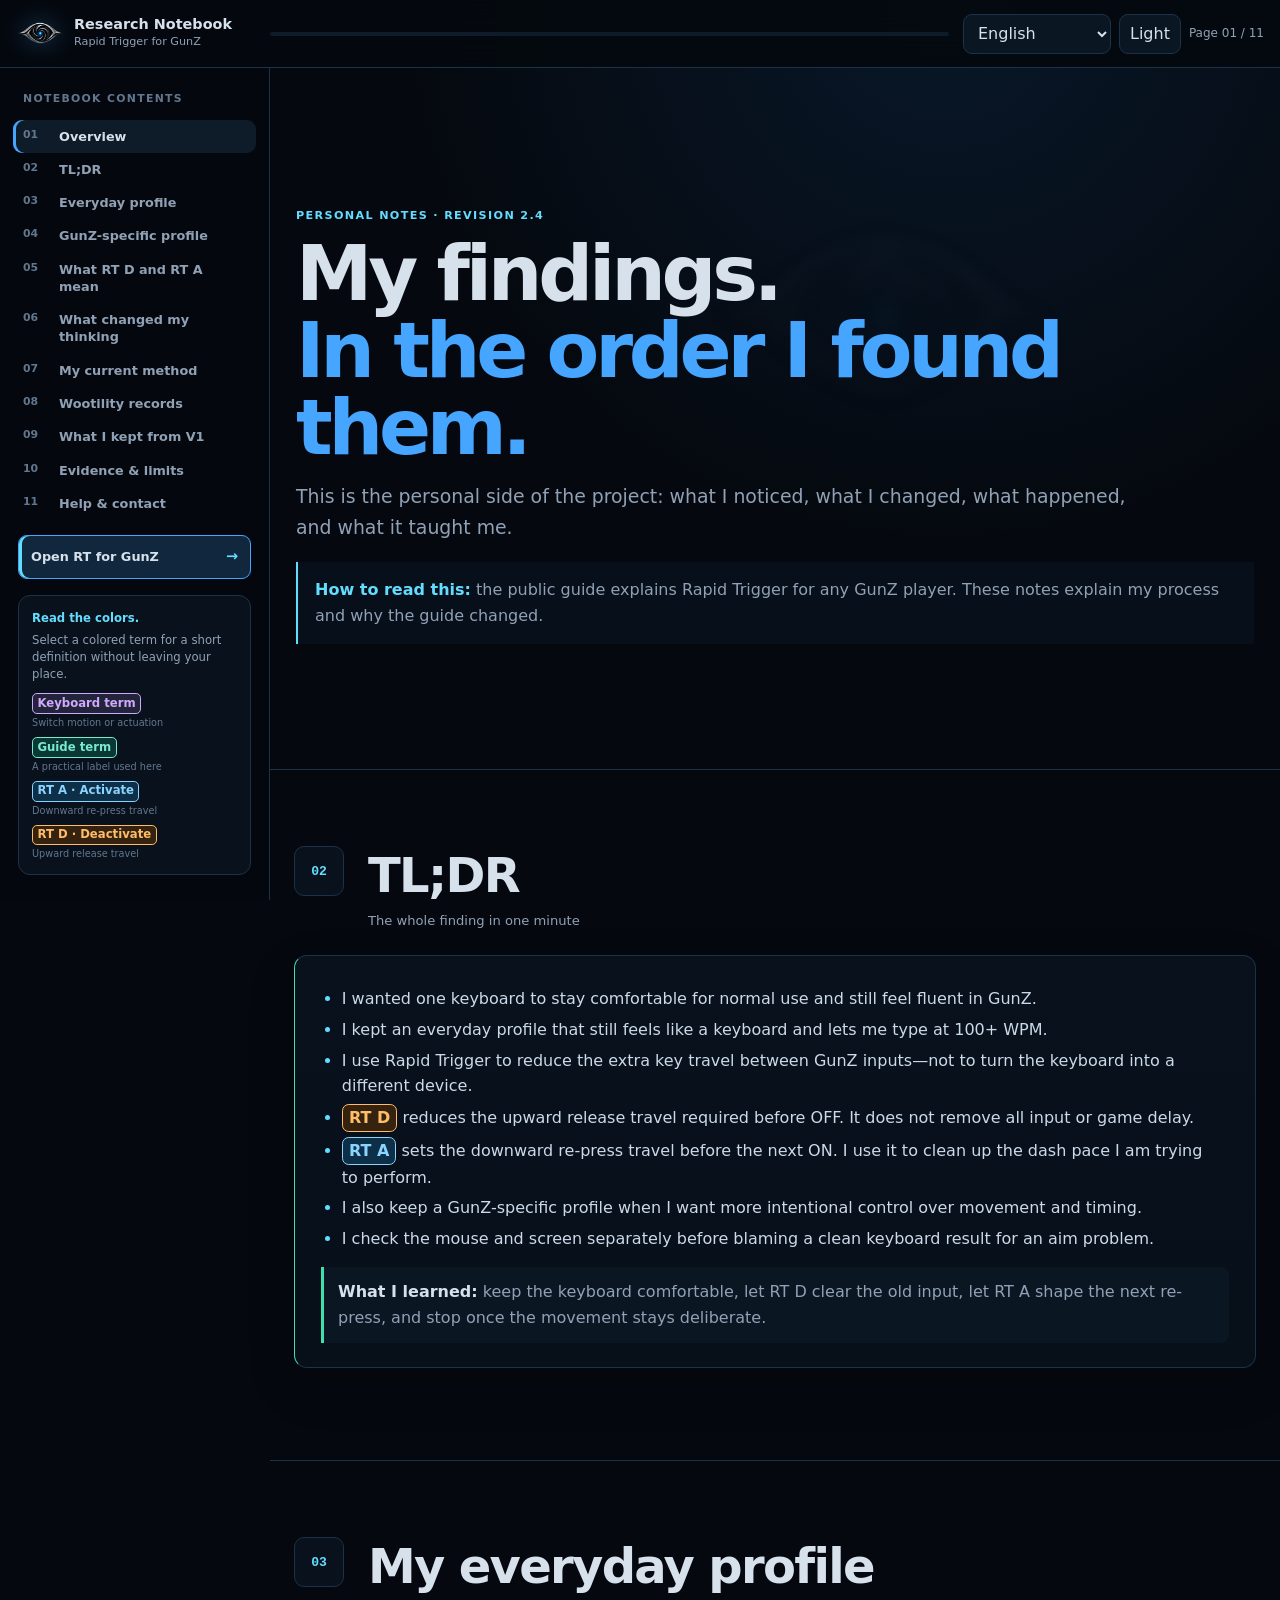
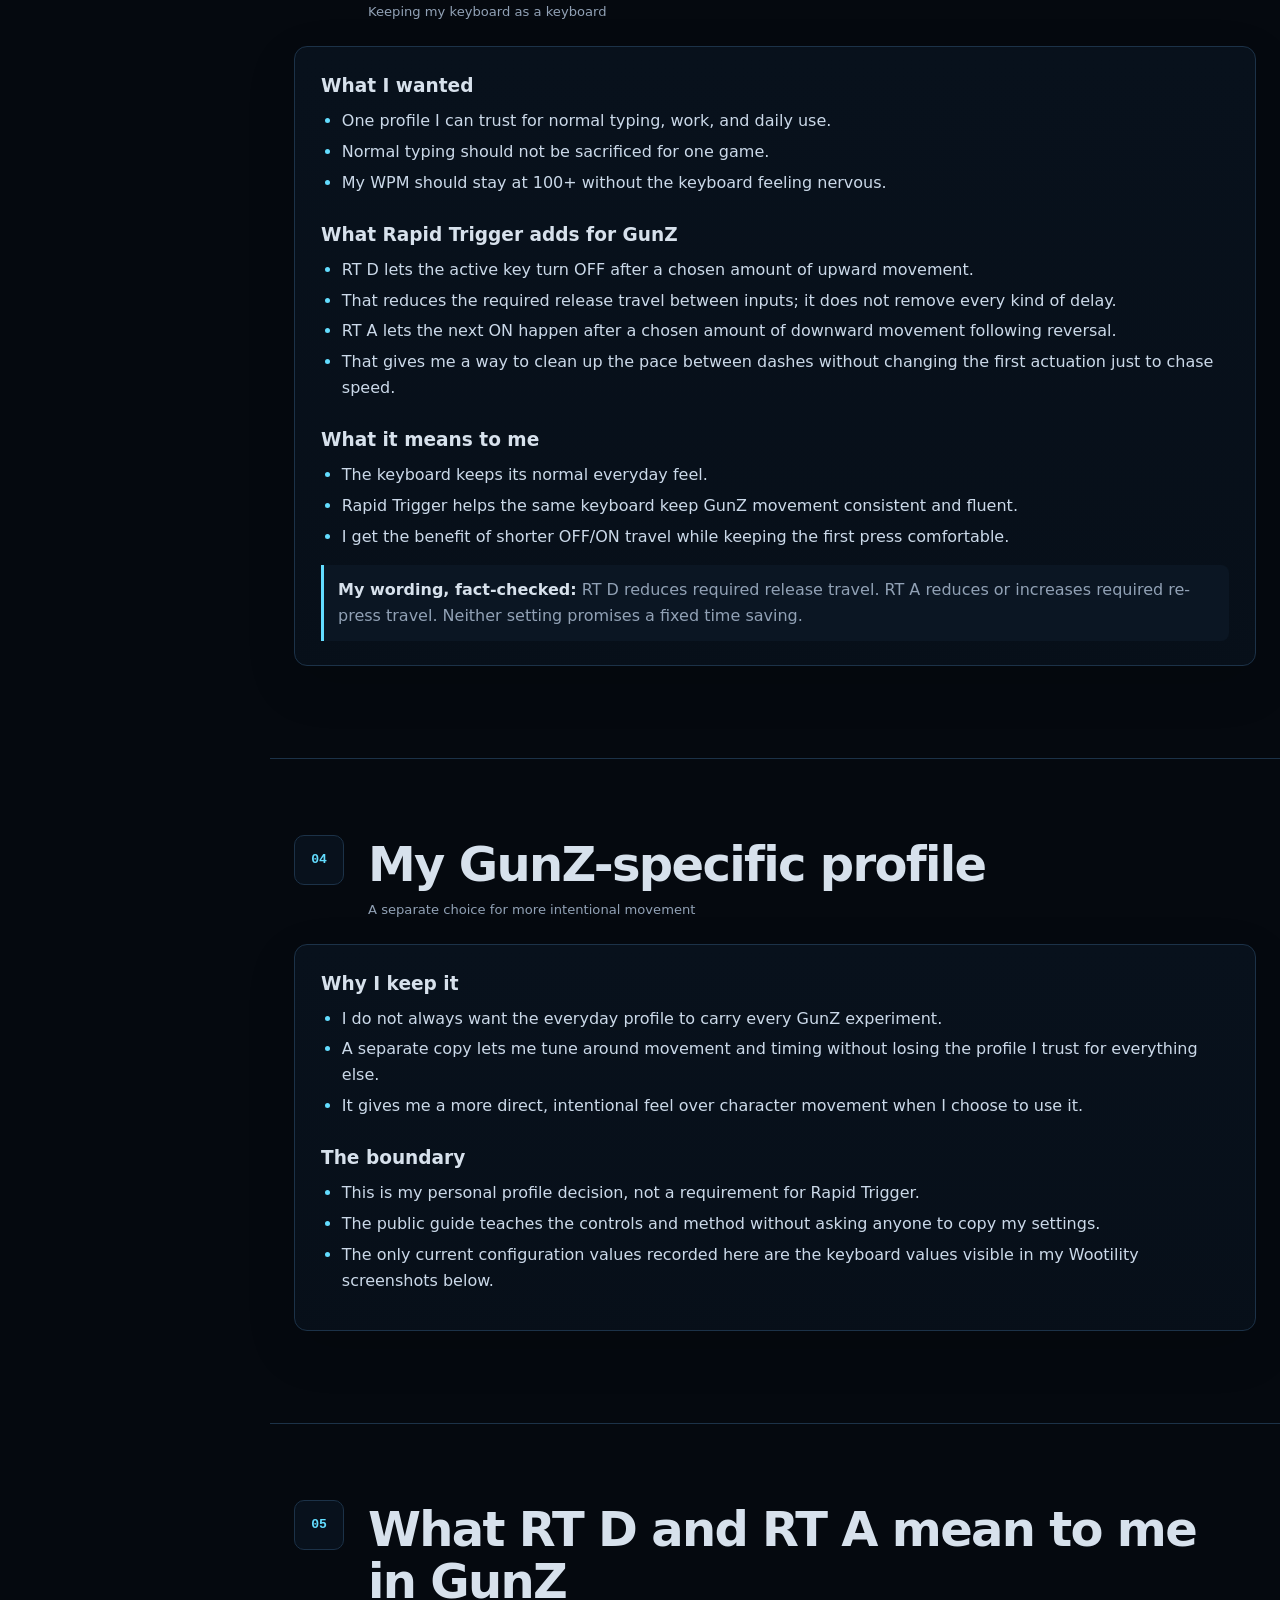
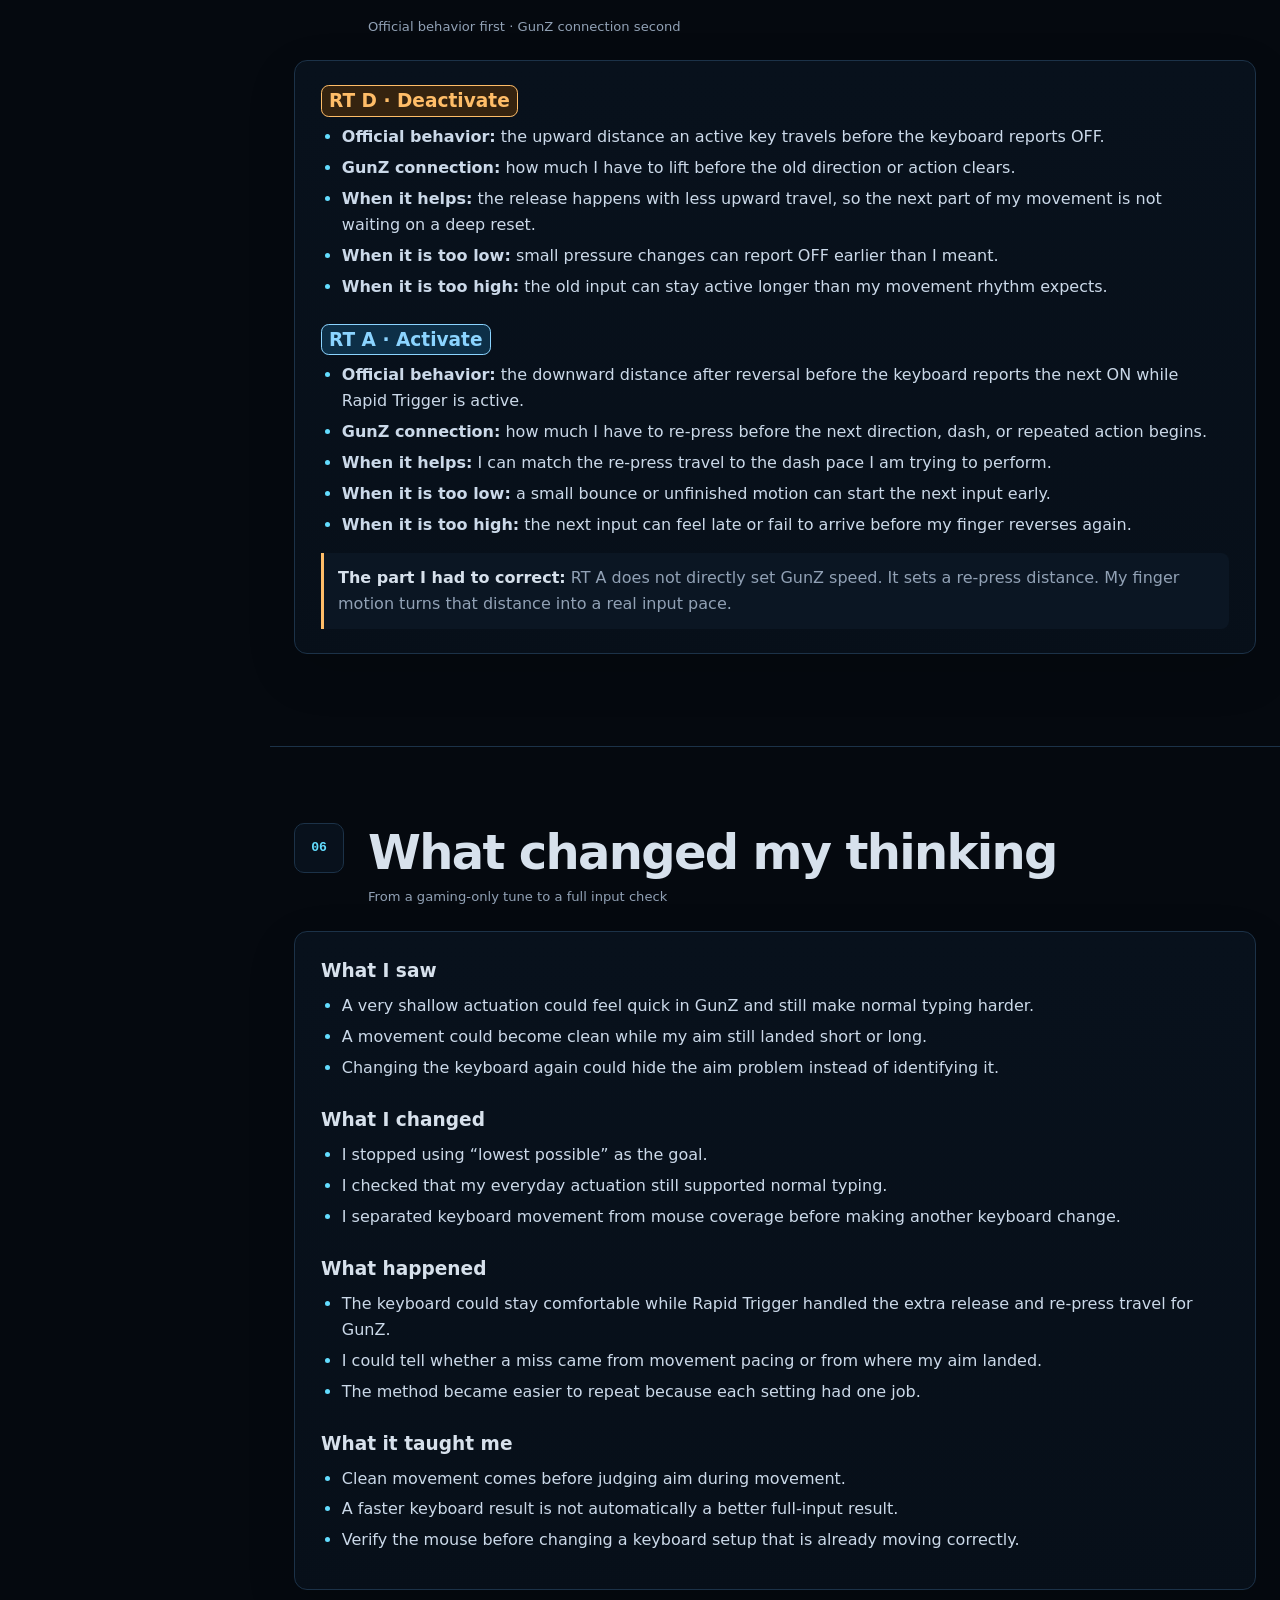
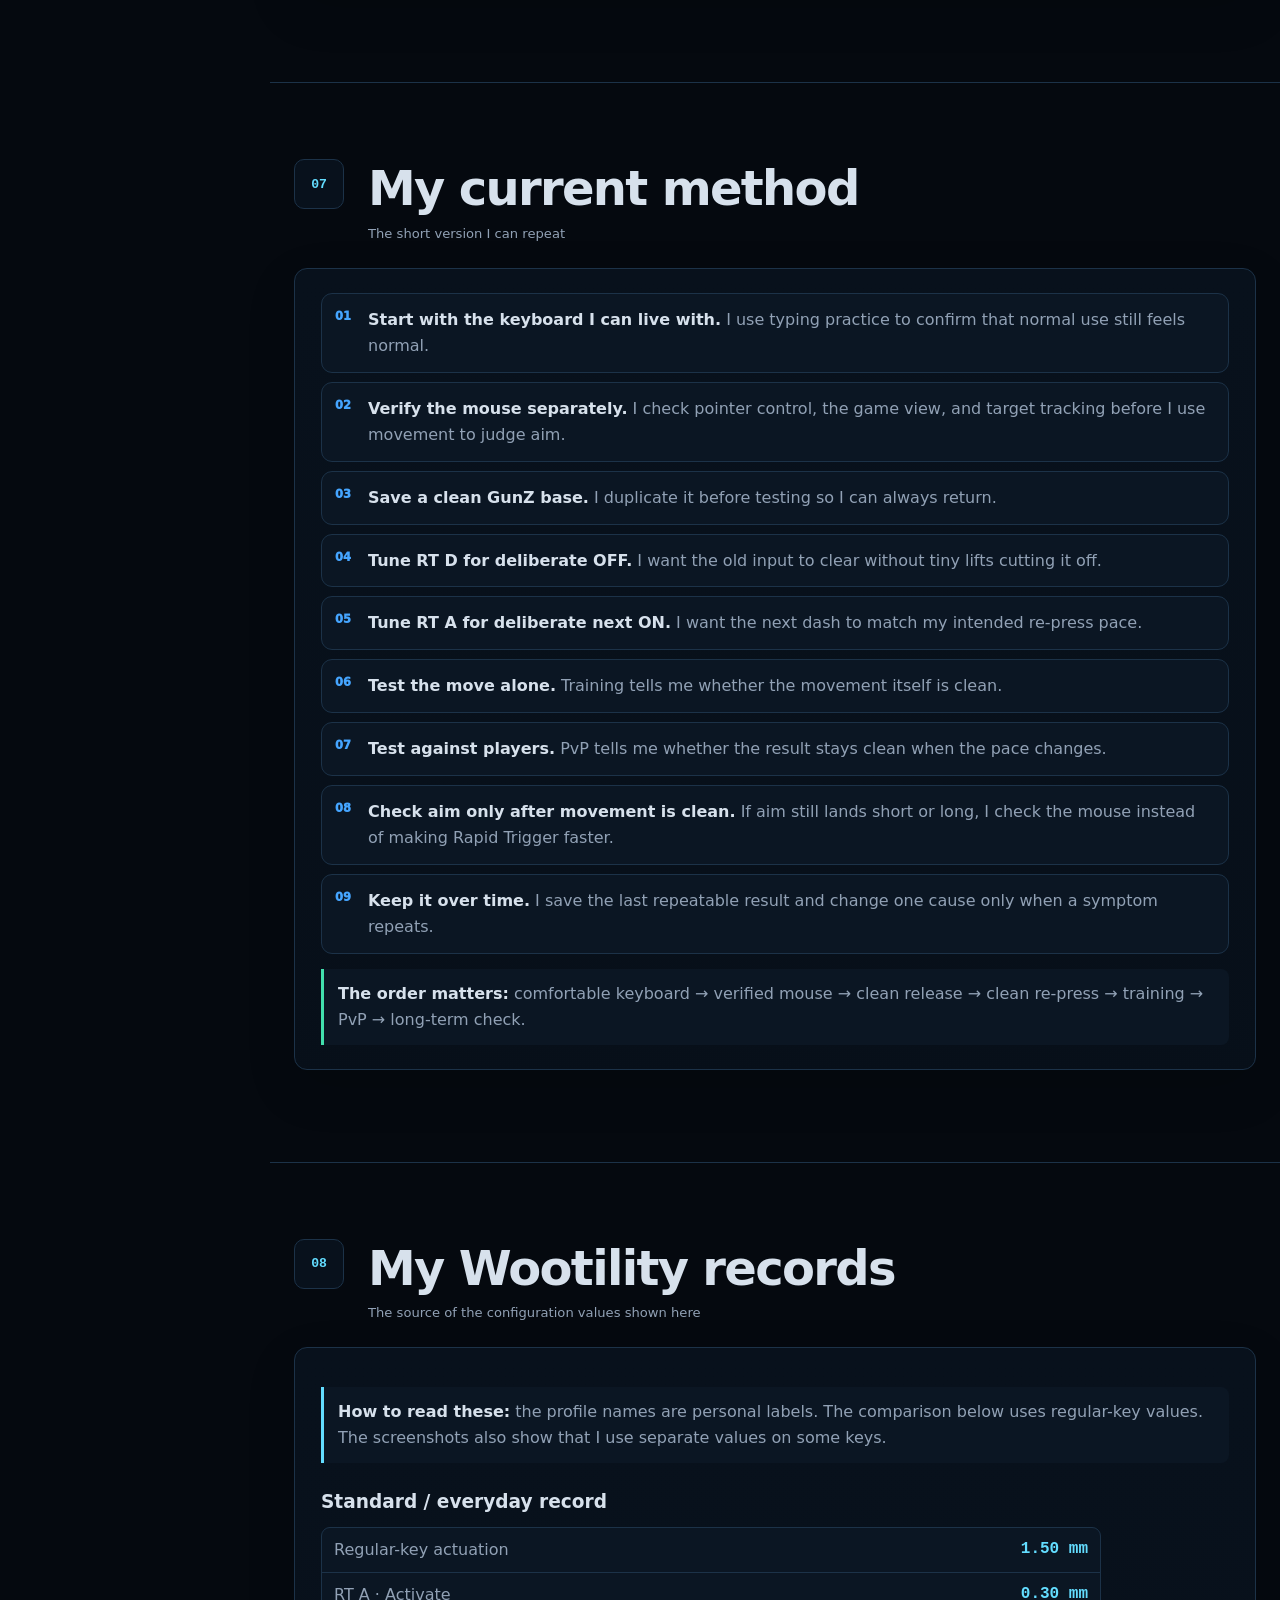
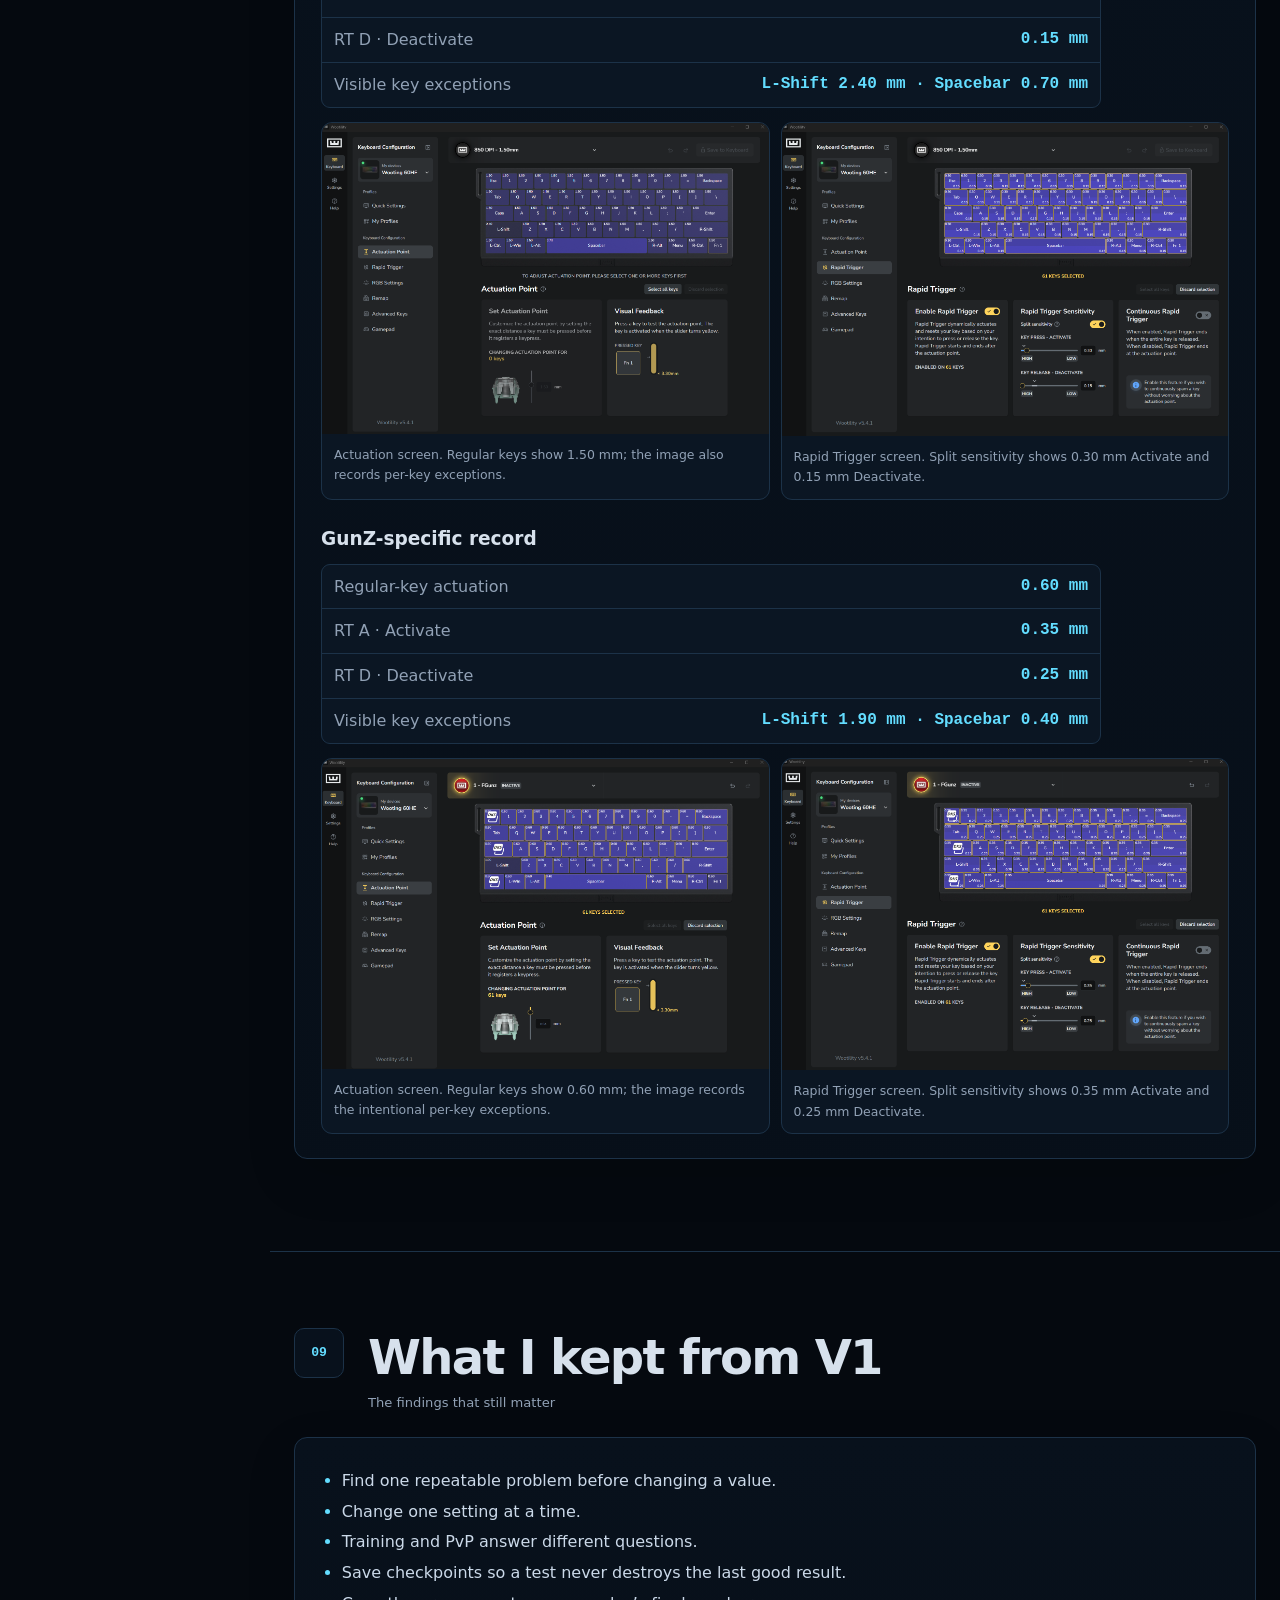
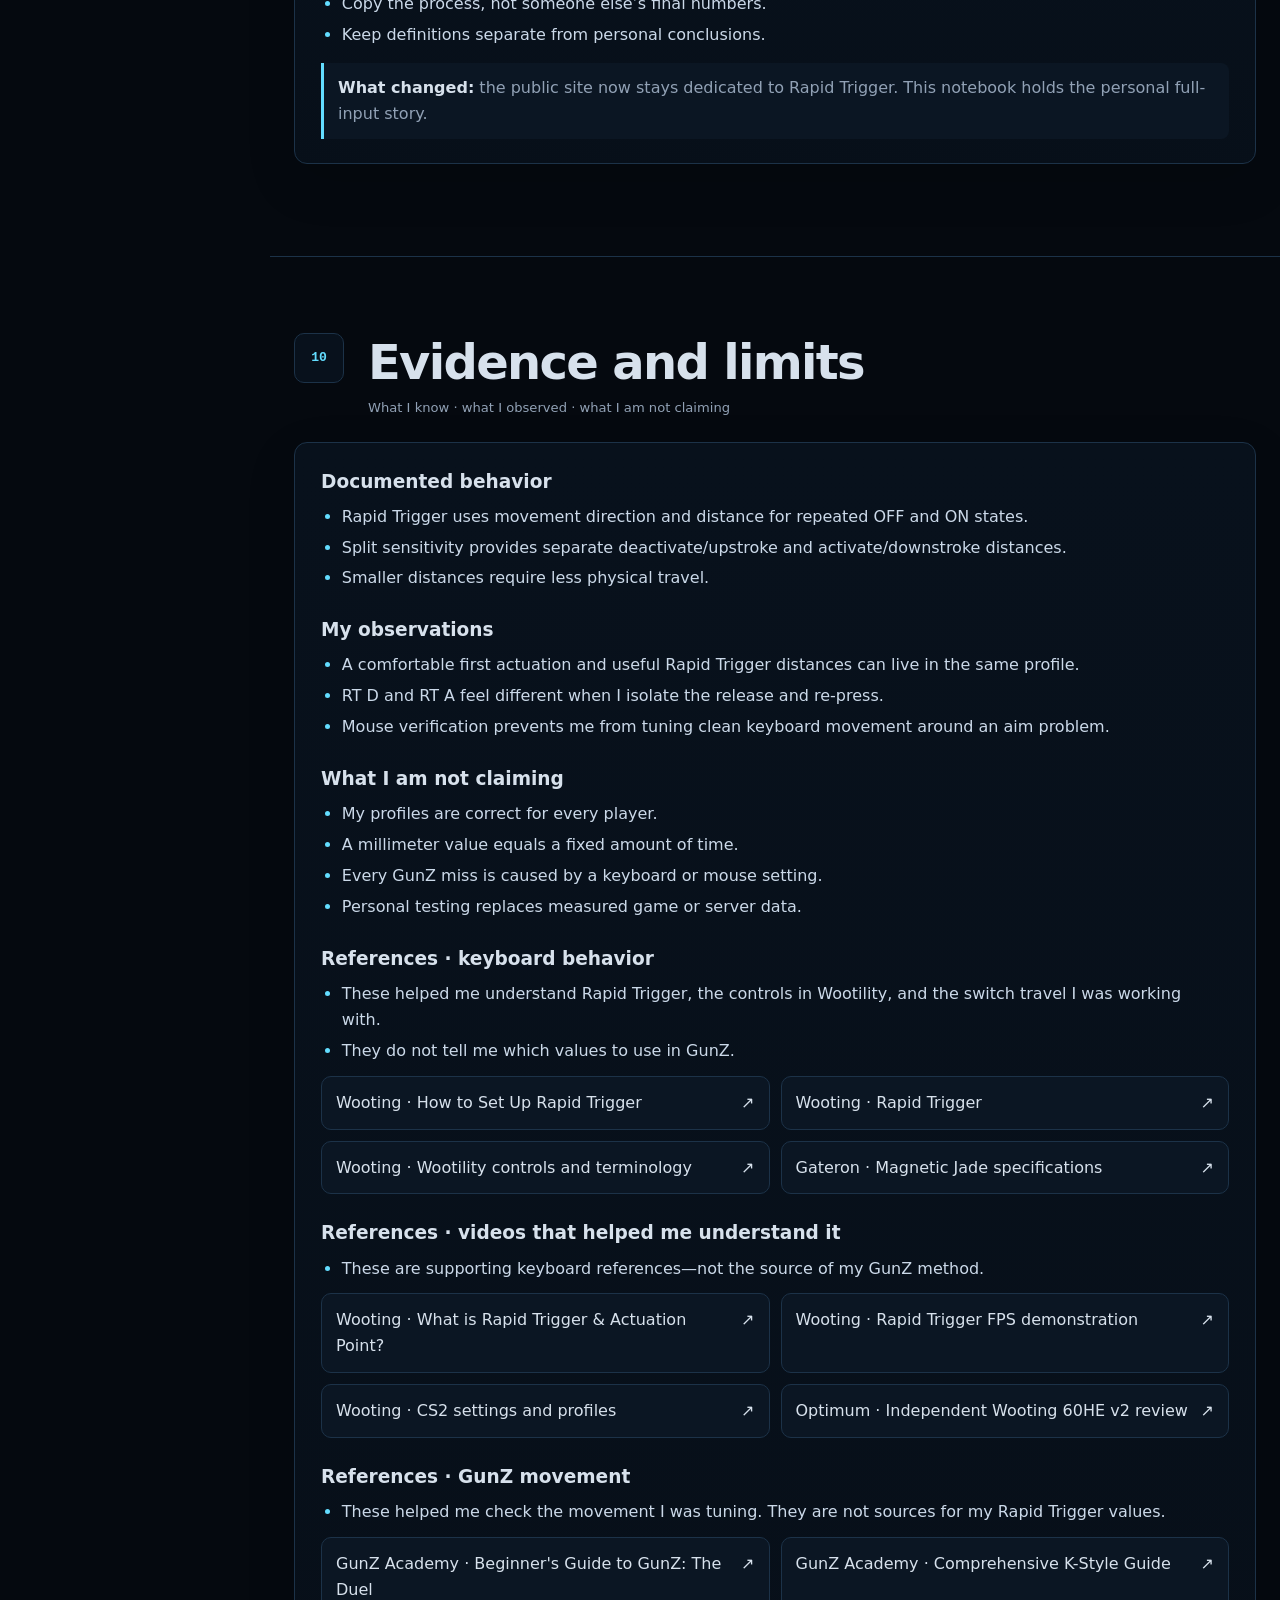
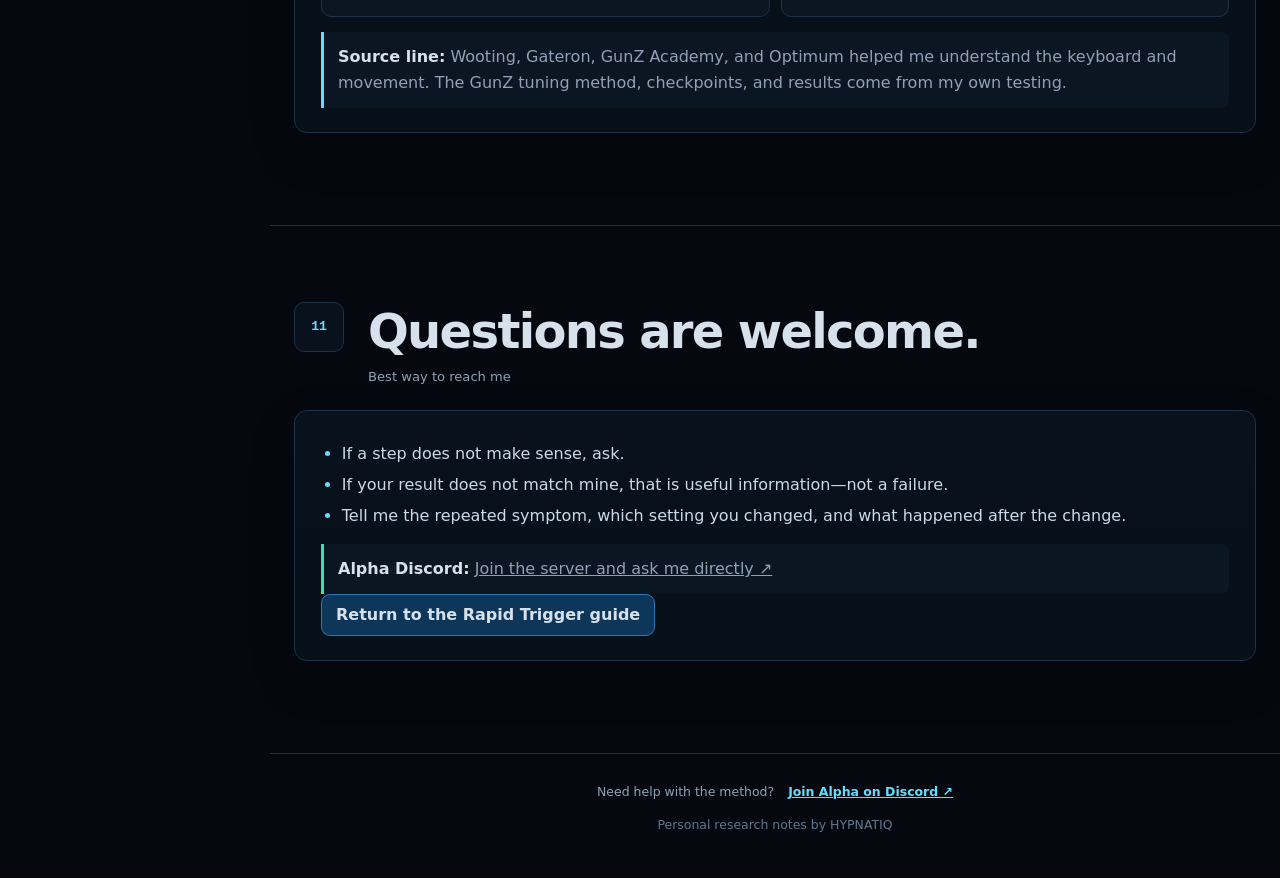
<file: research-notebook.html>
<!doctype html>
<html lang="en" data-theme="dark">
<head>
  <meta charset="utf-8">
  <meta name="viewport" content="width=device-width, initial-scale=1">
  <link rel="canonical" href="https://gunzinputlab.github.io/research-notebook.html">
  <meta name="description" content="HYPNATIQ's concise research notes behind the Rapid Trigger for GunZ method.">
  <meta name="theme-color" content="#05080d">
  <meta name="author" content="HYPNATIQ">
  <link rel="icon" href="assets/notebook-favicon.png" type="image/png">
  <link rel="stylesheet" href="assets/site.css">
  <title>Rapid Trigger for GunZ · Research Notebook</title>
</head>
<body class="notebook-page">
  <a class="skip-link" href="#notebookMain" data-i18n="skipNotebook">Skip to the research notes</a>

  <header class="site-header" id="top">
    <a class="brand" href="#notebook-home" aria-label="Research Notebook home">
      <img class="brand-mark" src="assets/research-logo.png" alt="">
      <span><strong>Research Notebook</strong><small>Rapid Trigger for GunZ</small></span>
    </a>
    <div class="progress-track" aria-hidden="true"><span id="progressFill"></span></div>
    <div class="header-tools">
      <label class="sr-only" for="languageSelect" data-i18n="languageLabel">Language</label>
      <select class="language-select" id="languageSelect" aria-label="Language"><option value="en">English</option><option value="es">Español</option><option value="es-PE">Español (Perú)</option><option value="pt-BR">Português (Brasil)</option><option value="es-VE">Español (Venezuela)</option><option value="ko">한국어</option><option value="ja">日本語</option><option value="zh-CN">简体中文</option></select>
      <button class="theme-toggle" id="themeToggle" type="button" aria-label="Switch theme">Light</button>
      <span class="page-indicator" id="pageIndicator">Page 01 / 11</span>
      <button class="menu-button" id="menuToggle" type="button" aria-label="Open notebook contents" aria-expanded="false">☰</button>
    </div>
  </header>

  <aside class="guide-nav notebook-guide-nav" id="notebookSidebar" aria-label="Notebook contents">
    <p class="nav-title" data-i18n="notebookContents">Notebook contents</p>
    <a href="#notebook-home"><span>01</span><b data-i18n="nbNavOverview">Overview</b></a>
    <a href="#tldr"><span>02</span><b data-i18n="nbNavTldr">TL;DR</b></a>
    <a href="#everyday"><span>03</span><b data-i18n="nbNavEveryday">Everyday profile</b></a>
    <a href="#gunz-profile"><span>04</span><b data-i18n="nbNavGunz">GunZ-specific profile</b></a>
    <a href="#controls"><span>05</span><b data-i18n="nbNavControls">What RT D and RT A mean</b></a>
    <a href="#finding"><span>06</span><b data-i18n="nbNavFinding">What changed my thinking</b></a>
    <a href="#method"><span>07</span><b data-i18n="nbNavMethod">My current method</b></a>
    <a href="#screenshots"><span>08</span><b data-i18n="nbNavScreens">Wootility records</b></a>
    <a href="#history"><span>09</span><b data-i18n="nbNavHistory">What I kept from V1</b></a>
    <a href="#limits"><span>10</span><b data-i18n="nbNavLimits">Evidence & limits</b></a>
    <a href="#help"><span>11</span><b data-i18n="nbNavHelp">Help & contact</b></a>
    <a class="rail-page-link remember-position" href="index.html" data-i18n="publicGuide">Open RT for GunZ</a>
    <div class="side-note">
      <strong data-i18n="readColors">Read the colors.</strong>
      <span class="side-note-intro" data-i18n="colorIntro">Select a colored term for a short definition without leaving your place.</span>
      <div class="color-key">
        <div class="color-key-item"><span class="term-link term-tech">Keyboard term</span><small>Switch motion or actuation</small></div>
        <div class="color-key-item"><span class="term-link term-guide">Guide term</span><small>A practical label used here</small></div>
        <div class="color-key-item"><span class="term-link term-a">RT A · Activate</span><small>Downward re-press travel</small></div>
        <div class="color-key-item"><span class="term-link term-d">RT D · Deactivate</span><small>Upward release travel</small></div>
      </div>
    </div>
  </aside>

  <div class="section-banner" id="sectionBanner" aria-hidden="true">
    <div class="section-banner-inner"><b id="bannerPage">Page 01</b><span id="bannerTitle">Overview</span><a href="#top">Section start ↑</a></div>
  </div>

  <main class="guide-main notebook-main" id="notebookMain">
      <section class="hero notebook-hero tracked-section" id="notebook-home" data-page="01" data-title="Overview">
        <div class="hero-inner notebook-hero-inner">
          <span class="eyebrow" data-i18n="nbEye">Personal notes · Revision 2.4</span>
          <h1 data-i18n-html="nbTitle">My findings.<br><span>In the order I found them.</span></h1>
          <p class="lede" data-i18n="nbLead">This is the personal side of the project: what I noticed, what I changed, what happened, and what it taught me.</p>
          <div class="notebook-snapshot"><strong>How to read this:</strong> the public guide explains Rapid Trigger for any GunZ player. These notes explain my process and why the guide changed.</div>
        </div>
      </section>

      <div class="notebook-content">
        <section class="notebook-entry tracked-section" id="tldr" data-page="02" data-title="TL;DR">
          <header class="entry-head"><span class="entry-no">02</span><div><h2 data-i18n="nbTldrTitle">TL;DR</h2><span class="entry-date" data-i18n="nbTldrDate">The whole finding in one minute</span></div></header>
          <article class="note-sheet tldr-box">
            <ul class="note-list">
              <li>I wanted one keyboard to stay comfortable for normal use and still feel fluent in GunZ.</li>
              <li>I kept an everyday profile that still feels like a keyboard and lets me type at 100+ WPM.</li>
              <li>I use Rapid Trigger to reduce the extra key travel between GunZ inputs—not to turn the keyboard into a different device.</li>
              <li><button class="term-link term-d" type="button" data-term="rtd">RT D</button> reduces the upward release travel required before OFF. It does not remove all input or game delay.</li>
              <li><button class="term-link term-a" type="button" data-term="rta">RT A</button> sets the downward re-press travel before the next ON. I use it to clean up the dash pace I am trying to perform.</li>
              <li>I also keep a GunZ-specific profile when I want more intentional control over movement and timing.</li>
              <li>I check the mouse and screen separately before blaming a clean keyboard result for an aim problem.</li>
            </ul>
            <p class="callout good"><strong>What I learned:</strong> keep the keyboard comfortable, let RT D clear the old input, let RT A shape the next re-press, and stop once the movement stays deliberate.</p>
          </article>
        </section>

        <section class="notebook-entry tracked-section" id="everyday" data-page="03" data-title="Everyday profile">
          <header class="entry-head"><span class="entry-no">03</span><div><h2 data-i18n="nbEverydayTitle">My everyday profile</h2><span class="entry-date" data-i18n="nbEverydayDate">Keeping my keyboard as a keyboard</span></div></header>
          <article class="note-sheet">
            <h3 class="note-heading">What I wanted</h3>
            <ul class="note-list"><li>One profile I can trust for normal typing, work, and daily use.</li><li>Normal typing should not be sacrificed for one game.</li><li>My WPM should stay at 100+ without the keyboard feeling nervous.</li></ul>
            <h3 class="note-heading">What Rapid Trigger adds for GunZ</h3>
            <ul class="note-list"><li>RT D lets the active key turn OFF after a chosen amount of upward movement.</li><li>That reduces the required release travel between inputs; it does not remove every kind of delay.</li><li>RT A lets the next ON happen after a chosen amount of downward movement following reversal.</li><li>That gives me a way to clean up the pace between dashes without changing the first actuation just to chase speed.</li></ul>
            <h3 class="note-heading">What it means to me</h3>
            <ul class="note-list"><li>The keyboard keeps its normal everyday feel.</li><li>Rapid Trigger helps the same keyboard keep GunZ movement consistent and fluent.</li><li>I get the benefit of shorter OFF/ON travel while keeping the first press comfortable.</li></ul>
            <p class="callout"><strong>My wording, fact-checked:</strong> RT D reduces required release travel. RT A reduces or increases required re-press travel. Neither setting promises a fixed time saving.</p>
          </article>
        </section>

        <section class="notebook-entry tracked-section" id="gunz-profile" data-page="04" data-title="GunZ-specific profile">
          <header class="entry-head"><span class="entry-no">04</span><div><h2 data-i18n="nbGunzTitle">My GunZ-specific profile</h2><span class="entry-date" data-i18n="nbGunzDate">A separate choice for more intentional movement</span></div></header>
          <article class="note-sheet">
            <h3 class="note-heading">Why I keep it</h3>
            <ul class="note-list"><li>I do not always want the everyday profile to carry every GunZ experiment.</li><li>A separate copy lets me tune around movement and timing without losing the profile I trust for everything else.</li><li>It gives me a more direct, intentional feel over character movement when I choose to use it.</li></ul>
            <h3 class="note-heading">The boundary</h3>
            <ul class="note-list"><li>This is my personal profile decision, not a requirement for Rapid Trigger.</li><li>The public guide teaches the controls and method without asking anyone to copy my settings.</li><li>The only current configuration values recorded here are the keyboard values visible in my Wootility screenshots below.</li></ul>
          </article>
        </section>

        <section class="notebook-entry tracked-section" id="controls" data-page="05" data-title="What RT D and RT A mean">
          <header class="entry-head"><span class="entry-no">05</span><div><h2 data-i18n="nbControlsTitle">What RT D and RT A mean to me in GunZ</h2><span class="entry-date" data-i18n="nbControlsDate">Official behavior first · GunZ connection second</span></div></header>
          <article class="note-sheet">
            <h3 class="note-heading"><button class="term-link term-d" type="button" data-term="rtd">RT D · Deactivate</button></h3>
            <ul class="note-list">
              <li><strong>Official behavior:</strong> the upward distance an active key travels before the keyboard reports OFF.</li>
              <li><strong>GunZ connection:</strong> how much I have to lift before the old direction or action clears.</li>
              <li><strong>When it helps:</strong> the release happens with less upward travel, so the next part of my movement is not waiting on a deep reset.</li>
              <li><strong>When it is too low:</strong> small pressure changes can report OFF earlier than I meant.</li>
              <li><strong>When it is too high:</strong> the old input can stay active longer than my movement rhythm expects.</li>
            </ul>
            <h3 class="note-heading"><button class="term-link term-a" type="button" data-term="rta">RT A · Activate</button></h3>
            <ul class="note-list">
              <li><strong>Official behavior:</strong> the downward distance after reversal before the keyboard reports the next ON while Rapid Trigger is active.</li>
              <li><strong>GunZ connection:</strong> how much I have to re-press before the next direction, dash, or repeated action begins.</li>
              <li><strong>When it helps:</strong> I can match the re-press travel to the dash pace I am trying to perform.</li>
              <li><strong>When it is too low:</strong> a small bounce or unfinished motion can start the next input early.</li>
              <li><strong>When it is too high:</strong> the next input can feel late or fail to arrive before my finger reverses again.</li>
            </ul>
            <p class="callout amber"><strong>The part I had to correct:</strong> RT A does not directly set GunZ speed. It sets a re-press distance. My finger motion turns that distance into a real input pace.</p>
          </article>
        </section>

        <section class="notebook-entry tracked-section" id="finding" data-page="06" data-title="What changed my thinking">
          <header class="entry-head"><span class="entry-no">06</span><div><h2 data-i18n="nbFindingTitle">What changed my thinking</h2><span class="entry-date" data-i18n="nbFindingDate">From a gaming-only tune to a full input check</span></div></header>
          <article class="note-sheet">
            <h3 class="note-heading">What I saw</h3>
            <ul class="note-list"><li>A very shallow actuation could feel quick in GunZ and still make normal typing harder.</li><li>A movement could become clean while my aim still landed short or long.</li><li>Changing the keyboard again could hide the aim problem instead of identifying it.</li></ul>
            <h3 class="note-heading">What I changed</h3>
            <ul class="note-list"><li>I stopped using “lowest possible” as the goal.</li><li>I checked that my everyday actuation still supported normal typing.</li><li>I separated keyboard movement from mouse coverage before making another keyboard change.</li></ul>
            <h3 class="note-heading">What happened</h3>
            <ul class="note-list"><li>The keyboard could stay comfortable while Rapid Trigger handled the extra release and re-press travel for GunZ.</li><li>I could tell whether a miss came from movement pacing or from where my aim landed.</li><li>The method became easier to repeat because each setting had one job.</li></ul>
            <h3 class="note-heading">What it taught me</h3>
            <ul class="note-list"><li>Clean movement comes before judging aim during movement.</li><li>A faster keyboard result is not automatically a better full-input result.</li><li>Verify the mouse before changing a keyboard setup that is already moving correctly.</li></ul>
          </article>
        </section>

        <section class="notebook-entry tracked-section" id="method" data-page="07" data-title="My current method">
          <header class="entry-head"><span class="entry-no">07</span><div><h2 data-i18n="nbMethodTitle">My current method</h2><span class="entry-date" data-i18n="nbMethodDate">The short version I can repeat</span></div></header>
          <article class="note-sheet">
            <ol class="steps">
              <li><strong>Start with the keyboard I can live with.</strong> <span>I use typing practice to confirm that normal use still feels normal.</span></li>
              <li><strong>Verify the mouse separately.</strong> <span>I check pointer control, the game view, and target tracking before I use movement to judge aim.</span></li>
              <li><strong>Save a clean GunZ base.</strong> <span>I duplicate it before testing so I can always return.</span></li>
              <li><strong>Tune RT D for deliberate OFF.</strong> <span>I want the old input to clear without tiny lifts cutting it off.</span></li>
              <li><strong>Tune RT A for deliberate next ON.</strong> <span>I want the next dash to match my intended re-press pace.</span></li>
              <li><strong>Test the move alone.</strong> <span>Training tells me whether the movement itself is clean.</span></li>
              <li><strong>Test against players.</strong> <span>PvP tells me whether the result stays clean when the pace changes.</span></li>
              <li><strong>Check aim only after movement is clean.</strong> <span>If aim still lands short or long, I check the mouse instead of making Rapid Trigger faster.</span></li>
              <li><strong>Keep it over time.</strong> <span>I save the last repeatable result and change one cause only when a symptom repeats.</span></li>
            </ol>
            <p class="callout good"><strong>The order matters:</strong> comfortable keyboard → verified mouse → clean release → clean re-press → training → PvP → long-term check.</p>
          </article>
        </section>

        <section class="notebook-entry tracked-section" id="screenshots" data-page="08" data-title="Wootility records">
          <header class="entry-head"><span class="entry-no">08</span><div><h2 data-i18n="nbScreensTitle">My Wootility records</h2><span class="entry-date" data-i18n="nbScreensDate">The source of the configuration values shown here</span></div></header>
          <article class="note-sheet">
            <p class="note"><strong>How to read these:</strong> the profile names are personal labels. The comparison below uses regular-key values. The screenshots also show that I use separate values on some keys.</p>
            <h3 class="note-heading">Standard / everyday record</h3>
            <div class="settings-block">
              <div class="setting-row"><span>Regular-key actuation</span><strong>1.50 mm</strong></div>
              <div class="setting-row"><span>RT A · Activate</span><strong>0.30 mm</strong></div>
              <div class="setting-row"><span>RT D · Deactivate</span><strong>0.15 mm</strong></div>
              <div class="setting-row"><span>Visible key exceptions</span><strong>L-Shift 2.40 mm · Spacebar 0.70 mm</strong></div>
            </div>
            <div class="screenshot-grid">
              <figure class="screenshot-card"><img src="assets/wootility-standard-actuation.png" alt="Wootility standard profile actuation screen"><figcaption>Actuation screen. Regular keys show 1.50 mm; the image also records per-key exceptions.</figcaption></figure>
              <figure class="screenshot-card"><img src="assets/wootility-standard-rapid-trigger.png" alt="Wootility standard profile Rapid Trigger screen"><figcaption>Rapid Trigger screen. Split sensitivity shows 0.30 mm Activate and 0.15 mm Deactivate.</figcaption></figure>
            </div>
            <h3 class="note-heading">GunZ-specific record</h3>
            <div class="settings-block">
              <div class="setting-row"><span>Regular-key actuation</span><strong>0.60 mm</strong></div>
              <div class="setting-row"><span>RT A · Activate</span><strong>0.35 mm</strong></div>
              <div class="setting-row"><span>RT D · Deactivate</span><strong>0.25 mm</strong></div>
              <div class="setting-row"><span>Visible key exceptions</span><strong>L-Shift 1.90 mm · Spacebar 0.40 mm</strong></div>
            </div>
            <div class="screenshot-grid">
              <figure class="screenshot-card"><img src="assets/wootility-gunz-specific-actuation.png" alt="Wootility GunZ-specific profile actuation screen"><figcaption>Actuation screen. Regular keys show 0.60 mm; the image records the intentional per-key exceptions.</figcaption></figure>
              <figure class="screenshot-card"><img src="assets/wootility-gunz-specific-rapid-trigger.png" alt="Wootility GunZ-specific Rapid Trigger screen"><figcaption>Rapid Trigger screen. Split sensitivity shows 0.35 mm Activate and 0.25 mm Deactivate.</figcaption></figure>
            </div>
          </article>
        </section>

        <section class="notebook-entry tracked-section" id="history" data-page="09" data-title="What I kept from V1">
          <header class="entry-head"><span class="entry-no">09</span><div><h2 data-i18n="nbHistoryTitle">What I kept from V1</h2><span class="entry-date" data-i18n="nbHistoryDate">The findings that still matter</span></div></header>
          <article class="note-sheet">
            <ul class="note-list">
              <li>Find one repeatable problem before changing a value.</li>
              <li>Change one setting at a time.</li>
              <li>Training and PvP answer different questions.</li>
              <li>Save checkpoints so a test never destroys the last good result.</li>
              <li>Copy the process, not someone else’s final numbers.</li>
              <li>Keep definitions separate from personal conclusions.</li>
            </ul>
            <p class="callout"><strong>What changed:</strong> the public site now stays dedicated to Rapid Trigger. This notebook holds the personal full-input story.</p>
          </article>
        </section>

        <section class="notebook-entry tracked-section" id="limits" data-page="10" data-title="Evidence & limits">
          <header class="entry-head"><span class="entry-no">10</span><div><h2 data-i18n="nbLimitsTitle">Evidence and limits</h2><span class="entry-date" data-i18n="nbLimitsDate">What I know · what I observed · what I am not claiming</span></div></header>
          <article class="note-sheet">
            <h3 class="note-heading">Documented behavior</h3>
            <ul class="note-list"><li>Rapid Trigger uses movement direction and distance for repeated OFF and ON states.</li><li>Split sensitivity provides separate deactivate/upstroke and activate/downstroke distances.</li><li>Smaller distances require less physical travel.</li></ul>
            <h3 class="note-heading">My observations</h3>
            <ul class="note-list"><li>A comfortable first actuation and useful Rapid Trigger distances can live in the same profile.</li><li>RT D and RT A feel different when I isolate the release and re-press.</li><li>Mouse verification prevents me from tuning clean keyboard movement around an aim problem.</li></ul>
            <h3 class="note-heading">What I am not claiming</h3>
            <ul class="note-list"><li>My profiles are correct for every player.</li><li>A millimeter value equals a fixed amount of time.</li><li>Every GunZ miss is caused by a keyboard or mouse setting.</li><li>Personal testing replaces measured game or server data.</li></ul>
            <h3 class="note-heading">References · keyboard behavior</h3>
            <ul class="note-list"><li>These helped me understand Rapid Trigger, the controls in Wootility, and the switch travel I was working with.</li><li>They do not tell me which values to use in GunZ.</li></ul>
            <div class="resource-grid">
              <a class="resource-link" href="https://help.wooting.io/article/102-how-to-set-up-rapid-trigger" target="_blank" rel="noopener">Wooting · How to Set Up Rapid Trigger <span>↗</span></a>
              <a class="resource-link" href="https://wooting.io/rapid-trigger" target="_blank" rel="noopener">Wooting · Rapid Trigger <span>↗</span></a>
              <a class="resource-link" href="https://wooting.io/wootility/changelogs/5.0.0" target="_blank" rel="noopener">Wooting · Wootility controls and terminology <span>↗</span></a>
              <a class="resource-link" href="https://www.gateron.com/products/gateron-magic-jade-switch" target="_blank" rel="noopener">Gateron · Magnetic Jade specifications <span>↗</span></a>
            </div>
            <h3 class="note-heading">References · videos that helped me understand it</h3>
            <ul class="note-list"><li>These are supporting keyboard references—not the source of my GunZ method.</li></ul>
            <div class="resource-grid">
              <a class="resource-link" href="https://www.youtube.com/watch?v=eZENx1T7OLw" target="_blank" rel="noopener">Wooting · What is Rapid Trigger &amp; Actuation Point? <span>↗</span></a>
              <a class="resource-link" href="https://www.youtube.com/watch?v=BSlKt7m7xXk" target="_blank" rel="noopener">Wooting · Rapid Trigger FPS demonstration <span>↗</span></a>
              <a class="resource-link" href="https://www.youtube.com/watch?v=SsBYdyZPIy8" target="_blank" rel="noopener">Wooting · CS2 settings and profiles <span>↗</span></a>
              <a class="resource-link" href="https://www.youtube.com/watch?v=kb0GxgNho3c" target="_blank" rel="noopener">Optimum · Independent Wooting 60HE v2 review <span>↗</span></a>
            </div>
            <h3 class="note-heading">References · GunZ movement</h3>
            <ul class="note-list"><li>These helped me check the movement I was tuning. They are not sources for my Rapid Trigger values.</li></ul>
            <div class="resource-grid">
              <a class="resource-link" href="https://www.youtube.com/watch?v=OOZllmjE8RM" target="_blank" rel="noopener">GunZ Academy · Beginner's Guide to GunZ: The Duel <span>↗</span></a>
              <a class="resource-link" href="https://www.youtube.com/watch?v=FxlyAiZUvzY" target="_blank" rel="noopener">GunZ Academy · Comprehensive K-Style Guide <span>↗</span></a>
            </div>
            <p class="callout"><strong>Source line:</strong> Wooting, Gateron, GunZ Academy, and Optimum helped me understand the keyboard and movement. The GunZ tuning method, checkpoints, and results come from my own testing.</p>
          </article>
        </section>

        <section class="notebook-entry tracked-section" id="help" data-page="11" data-title="Help & contact">
          <header class="entry-head"><span class="entry-no">11</span><div><h2 data-i18n="nbHelpTitle">Questions are welcome.</h2><span class="entry-date" data-i18n="nbHelpDate">Best way to reach me</span></div></header>
          <article class="note-sheet"><ul class="note-list"><li>If a step does not make sense, ask.</li><li>If your result does not match mine, that is useful information—not a failure.</li><li>Tell me the repeated symptom, which setting you changed, and what happened after the change.</li></ul><p class="callout good"><strong>Alpha Discord:</strong> <a href="https://discord.gg/tKZ5mjnEpj" target="_blank" rel="noopener">Join the server and ask me directly ↗</a></p><a class="button primary remember-position" href="index.html">Return to the Rapid Trigger guide</a></article>
        </section>
      </div>
    </main>

  <aside class="term-panel" id="termPanel" role="dialog" aria-labelledby="termPanelTitle" aria-hidden="true"><div class="term-panel-head"><span class="term-panel-label">Guide term</span><button class="term-panel-close" id="termPanelClose" type="button" aria-label="Close definition">×</button></div><h2 id="termPanelTitle"></h2><div id="termPanelBody"></div><a class="term-panel-glossary remember-position" id="termPanelLink" href="index.html#glossary">Open the full glossary entry →</a></aside>

  <footer class="site-footer"><div class="help-strip"><span>Need help with the method?</span><a href="https://discord.gg/tKZ5mjnEpj" target="_blank" rel="noopener">Join Alpha on Discord ↗</a></div><span>Personal research notes by HYPNATIQ</span></footer>
  <a class="back-to-top" id="backToTop" href="#top" aria-label="Back to top">↑</a>
  <button class="return-to-reading" id="returnToReading" type="button">← Back to where I was reading</button>
  <script src="assets/revision-24-translations.js"></script>
  <script src="assets/site.js"></script>
</body>
</html>
</file>
<file: assets/site.css>
:root {
  --header-h: 68px; --banner-h: 48px; --sidebar-w: 270px; --content-w: 1240px;
  --bg: #05090f; --panel: #08111c; --panel-2: #0b1623; --panel-3: #0e1b29;
  --line: #1c3248; --line-strong: #2b4c69; --text: #d7e1ec; --muted: #91a1b5; --faint: #62778e;
  --blue: #45a5ff; --cyan: #63ddff; --green: #42dfad; --amber: #ffbd68; --violet: #d1a8ff; --red: #ff8c78;
  --radius: 16px; color-scheme: dark;
}
html[data-theme="light"] {
  --bg: #edf3f8; --panel: #fff; --panel-2: #f5f8fb; --panel-3: #eaf1f7;
  --line: #cbd9e6; --line-strong: #aebfd0; --text: #172436; --muted: #5f6f82; --faint: #7c8c9f;
  --blue: #1f75bb; --cyan: #167aa9; --green: #187556; --amber: #8e551c; --violet: #7143a1; --red: #a14539;
  color-scheme: light;
}
* { box-sizing: border-box; }
.sr-only { position: absolute!important; width: 1px!important; height: 1px!important; padding: 0!important; margin: -1px!important; overflow: hidden!important; clip: rect(0,0,0,0)!important; white-space: nowrap!important; border: 0!important; }
html { scroll-behavior: smooth; scroll-padding-top: calc(var(--header-h) + var(--banner-h) + 18px); -webkit-text-size-adjust: 100%; text-size-adjust: 100%; }
body {
  position: relative; margin: 0; color: var(--text);
  background: radial-gradient(circle at 74% 0%, rgba(30,111,201,.14), transparent 34rem), var(--bg);
  font: 16px/1.62 Inter, ui-sans-serif, system-ui, -apple-system, BlinkMacSystemFont, "Segoe UI", sans-serif;
  overflow-x: hidden; overflow-wrap: break-word;
}
body::before { content: ""; position: fixed; z-index: 0; top: 112px; right: clamp(52px,9vw,150px); width: min(44vw,640px); height: min(44vw,412px); background: url("hero-watermark.png") center/contain no-repeat; opacity: .12; pointer-events: none; }
a { color: inherit; } button,input,select { font: inherit; } button { color: inherit; }
:focus-visible { outline: 2px solid var(--cyan); outline-offset: 3px; } ::selection { color: #03101b; background: var(--cyan); }
.skip-link { position: fixed; z-index: 2000; top: 8px; left: 12px; padding: 10px 14px; border: 1px solid var(--cyan); border-radius: 8px; color: var(--text); background: var(--panel); text-decoration: none; transform: translateY(-160%); transition: transform .15s ease; }
.skip-link:focus { transform: translateY(0); }

.site-header { position: fixed; z-index: 1000; inset: 0 0 auto; display: flex; align-items: center; gap: 14px; min-height: var(--header-h); padding: 9px 16px; border-bottom: 1px solid var(--line); background: color-mix(in srgb,var(--bg) 91%,transparent); backdrop-filter: blur(18px); }
.brand { display: flex; align-items: center; gap: 10px; min-width: 240px; text-decoration: none; }
.brand-mark { display: block; width: 48px; height: 34px; object-fit: contain; filter: drop-shadow(0 0 12px rgba(69,165,255,.30)); }
.brand strong { display: block; font-size: .9rem; line-height: 1.2; } .brand small { display: block; color: var(--muted); font-size: .7rem; }
.progress-track { flex: 1; min-width: 44px; height: 4px; border-radius: 99px; background: var(--panel-3); overflow: hidden; }
.progress-track span { display: block; width: 0; height: 100%; border-radius: inherit; background: linear-gradient(90deg,var(--blue),var(--cyan)); }
.header-tools { display: flex; align-items: center; gap: 8px; }
.menu-button,.theme-toggle,.language-select { min-height: 40px; border: 1px solid var(--line); border-radius: 9px; color: var(--text); background: var(--panel-2); }
.menu-button,.theme-toggle { min-width: 40px; padding: 0 10px; cursor: pointer; } .menu-button { display: none; }
.language-select { max-width: 148px; padding: 0 28px 0 10px; cursor: pointer; } .page-indicator { color: var(--muted); font-size: .75rem; white-space: nowrap; }

.guide-nav { position: fixed; z-index: 900; top: var(--header-h); bottom: 0; left: 0; width: var(--sidebar-w); padding: 20px 13px; overflow-y: auto; border-right: 1px solid var(--line); background: color-mix(in srgb,var(--bg) 93%,transparent); backdrop-filter: blur(14px); }
.nav-title { margin: 2px 10px 12px; color: var(--faint); font-size: .68rem; font-weight: 900; text-transform: uppercase; letter-spacing: .12em; }
.guide-nav>a,.notebook-nav a { display: grid; grid-template-columns: 28px minmax(0,1fr); align-items: start; gap: 8px; padding: 8px 10px; border-radius: 9px; color: var(--muted); font-size: .8rem; font-weight: 720; line-height: 1.35; text-decoration: none; }
.guide-nav>a span,.notebook-nav a span { color: var(--faint); font-size: .68rem; }
.guide-nav>a:hover,.notebook-nav a:hover { color: var(--text); background: var(--panel-2); }
.guide-nav>a.active,.notebook-nav a.active { color: var(--text); background: var(--panel-3); box-shadow: inset 3px 0 var(--blue); }
.guide-nav>a.rail-page-link { grid-template-columns: minmax(0,1fr) auto; align-items: center; margin: 15px 5px 0; padding: 11px 12px; border: 1px solid var(--blue); color: var(--text); background: color-mix(in srgb,var(--blue) 15%,var(--panel)); box-shadow: inset 3px 0 var(--cyan); }
.guide-nav>a.rail-page-link::after { content: "→"; color: var(--cyan); font-size: .9rem; }
.guide-nav>a.rail-page-link:hover { border-color: var(--cyan); background: color-mix(in srgb,var(--blue) 22%,var(--panel)); }
.side-note { margin: 16px 5px 0; padding: 13px; border: 1px solid var(--line); border-radius: 12px; color: var(--muted); background: var(--panel); font-size: .73rem; }
.side-note>strong { color: var(--cyan); } .side-note-intro { display: block; margin: 5px 0 10px; line-height: 1.45; }
.color-key { display: grid; gap: 8px; } .color-key-item { display: grid; gap: 2px; }
.color-key-item .term-link { width: max-content; max-width: 100%; cursor: default; } .color-key-item small { color: var(--faint); line-height: 1.35; }

.section-banner { position: fixed; z-index: 850; top: var(--header-h); right: 0; left: var(--sidebar-w); height: var(--banner-h); border-bottom: 1px solid var(--line); background: color-mix(in srgb,var(--bg) 95%,transparent); backdrop-filter: blur(14px); opacity: 0; pointer-events: none; transform: translateY(-110%); transition: opacity .16s ease,transform .18s ease; }
.section-banner.show { opacity: 1; pointer-events: auto; transform: translateY(0); }
.section-banner-inner { display: grid; grid-template-columns: auto minmax(0,1fr) auto; align-items: center; gap: 12px; width: min(var(--content-w),calc(100% - 34px)); height: 100%; margin: auto; }
.section-banner b { color: var(--blue); font-size: .65rem; letter-spacing: .1em; text-transform: uppercase; }
.section-banner span { overflow: hidden; font-size: .84rem; font-weight: 800; text-overflow: ellipsis; white-space: nowrap; }
.section-banner a { color: var(--cyan); font-size: .7rem; font-weight: 800; text-decoration: none; }

.guide-main { position: relative; z-index: 1; min-width: 0; margin-left: var(--sidebar-w); padding-top: var(--header-h); }
.hero,.chapter { border-bottom: 1px solid var(--line); }
.hero { display: grid; place-items: center; min-height: 78vh; padding: 82px 26px 68px; }
.hero-inner,.chapter-inner { width: min(var(--content-w),100%); margin: auto; } .hero-inner { position: relative; } .hero-lead { max-width: 900px; }
.eyebrow,.kicker { display: block; color: var(--cyan); font-size: .7rem; font-weight: 900; letter-spacing: .12em; text-transform: uppercase; }
.hero h1 { max-width: 900px; margin: 17px 0 15px; font-size: clamp(3rem,8vw,6.1rem); line-height: .95; letter-spacing: -.06em; }
.hero h1 span { color: var(--blue); } .lede { max-width: 780px; margin: 0; color: var(--muted); font-size: clamp(1rem,2vw,1.18rem); }
.version-stamp { position: absolute; top: -48px; right: 0; display: inline-flex; padding: 5px 10px; border: 1px solid var(--line); border-radius: 999px; color: var(--muted); background: color-mix(in srgb,var(--panel) 88%,transparent); font-size: .72rem; font-weight: 800; }
.hero-actions { display: flex; flex-wrap: wrap; gap: 9px; margin-top: 24px; }
.button { display: inline-flex; align-items: center; justify-content: center; min-height: 42px; padding: 0 14px; border: 1px solid var(--line); border-radius: 9px; color: var(--text); background: var(--panel-2); font-weight: 820; text-decoration: none; }
.button.primary { border-color: #2c78ba; background: #0d3658; } .button:hover { border-color: var(--blue); }
.method-strip { display: grid; grid-template-columns: repeat(4,minmax(0,1fr)); gap: 9px; margin-top: 32px; }
.method-strip>div { padding: 14px; border: 1px solid var(--line); border-radius: 12px; background: var(--panel); }
.method-strip b { display: block; color: var(--blue); font-size: .72rem; text-transform: uppercase; letter-spacing: .07em; }
.method-strip span { display: block; margin-top: 4px; color: var(--muted); font-size: .82rem; }

.chapter { min-width: 0; padding: 76px 24px 92px; scroll-margin-top: calc(var(--header-h) + var(--banner-h)); }
.chapter-header { margin-bottom: 26px; } .chapter h2 { margin: 9px 0 7px; font-size: clamp(2.2rem,5vw,3.8rem); line-height: 1; letter-spacing: -.045em; }
.chapter-header p { max-width: 770px; margin: 0; color: var(--muted); }
.panel,.mini-card,.value-card { min-width: 0; border: 1px solid var(--line); background: var(--panel); }
.panel { margin-top: 15px; padding: clamp(19px,3vw,28px); border-radius: var(--radius); box-shadow: 0 18px 48px rgba(0,0,0,.15); }
.panel h3 { margin: 0 0 12px; color: #a8d2fb; font-size: clamp(1.2rem,2.5vw,1.7rem); line-height: 1.2; }
html[data-theme="light"] .panel h3 { color: #245f93; } .panel>:last-child { margin-bottom: 0; }
.stack-card { position: sticky; top: var(--sticky-top,calc(var(--header-h) + var(--banner-h) + 14px)); z-index: var(--sticky-z,10); transform: scale(var(--sticky-scale,1)); transform-origin: top center; filter: brightness(var(--sticky-brightness,1)); transition: transform .08s linear,filter .08s linear; }
.chapter-inner.sticky-flow>.stack-card { position: relative; top: auto!important; z-index: auto!important; transform: none!important; filter: none!important; }
.muted { color: var(--muted); }
.note,.callout { margin: 15px 0 0; padding: 12px 14px; border-left: 3px solid var(--cyan); border-radius: 0 8px 8px 0; color: var(--muted); background: var(--panel-2); }
.note strong,.callout strong { color: var(--text); } .warning { border-left-color: var(--red); } .good { border-left-color: var(--green); } .amber { border-left-color: var(--amber); }

.grid-2,.grid-3,.grid-4,.value-grid,.resource-grid,.screenshot-grid { display: grid; gap: 11px; }
.grid-2 { grid-template-columns: repeat(2,minmax(0,1fr)); } .grid-3 { grid-template-columns: repeat(3,minmax(0,1fr)); }
.grid-4,.value-grid { grid-template-columns: repeat(4,minmax(0,1fr)); } .resource-grid,.screenshot-grid { grid-template-columns: repeat(2,minmax(0,1fr)); }
.mini-card,.value-card { padding: 15px; border-radius: 12px; background: var(--panel-2); }
.mini-card h4,.value-card h4 { margin: 0 0 7px; color: var(--text); font-size: .95rem; } .mini-card p,.value-card p { margin: 0; color: var(--muted); font-size: .84rem; }
.value-card strong { display: block; color: var(--cyan); font: 850 .95rem/1.35 ui-monospace,Consolas,monospace; }
.badge { display: inline-flex; width: fit-content; margin-bottom: 7px; padding: .2em .55em; border-radius: .5em; font-size: .64rem; font-weight: 900; letter-spacing: .06em; text-transform: uppercase; }
.badge.history { color: #ffb2b0; background: #3a1c24; } .badge.current { color: #8af0cf; background: #0c352c; }
.badge.method { color: #78ead0; background: #0b3834; } .badge.personal { color: #d5dde7; background: #27313d; }

.steps,.brief-list,.check-list { margin: 0; padding: 0; list-style: none; display: grid; gap: 9px; } .steps { counter-reset: step; }
.steps li { position: relative; counter-increment: step; padding: 13px 13px 13px 46px; border: 1px solid var(--line); border-radius: 11px; background: var(--panel-2); }
.steps li::before { content: counter(step,decimal-leading-zero); position: absolute; top: 13px; left: 13px; color: var(--blue); font-size: .72rem; font-weight: 950; }
.steps strong,.brief-list strong { color: var(--text); } .steps span { color: var(--muted); }
.brief-list li,.check-list li { position: relative; padding-left: 18px; color: var(--muted); }
.brief-list li::before,.check-list li::before { content: "•"; position: absolute; left: 2px; color: var(--cyan); font-weight: 900; }

.cycle { display: grid; grid-template-columns: repeat(5,minmax(0,1fr)); gap: 8px; margin-top: 15px; }
.cycle>div { position: relative; padding: 13px; border: 1px solid var(--line); border-radius: 11px; background: var(--panel-2); }
.cycle>div:not(:last-child)::after { content: "→"; position: absolute; z-index: 2; top: 50%; right: -9px; color: var(--cyan); transform: translateY(-50%); }
.cycle b { display: block; color: var(--cyan); font-size: .72rem; } .cycle span { display: block; margin-top: 4px; color: var(--muted); font-size: .8rem; }

.term-link { display: inline; padding: .05em .38em; border: 1px solid currentColor; border-radius: .42em; cursor: pointer; font: inherit; font-weight: 850; line-height: 1.5; vertical-align: baseline; -webkit-box-decoration-break: clone; box-decoration-break: clone; }
.term-link:focus-visible { outline: 2px solid var(--cyan); outline-offset: 3px; }
.term-tech { color: var(--violet); background: color-mix(in srgb,var(--violet) 13%,transparent); }
.term-guide { color: #78ead0; background: #0b3834; } .term-a { color: #8bd4ff; background: #0d2f47; } .term-d { color: var(--amber); background: #35230f; }
html[data-theme="light"] .term-guide { color: #146b5e; background: #d9f2ec; } html[data-theme="light"] .term-a { color: #155d8c; background: #dceefa; } html[data-theme="light"] .term-d { color: #744718; background: #fae9d4; }

.table-wrap { max-width: 100%; overflow-x: auto; border: 1px solid var(--line); border-radius: 12px; -webkit-overflow-scrolling: touch; }
table { width: 100%; min-width: 680px; border-collapse: collapse; } th,td { padding: 12px 13px; border-bottom: 1px solid var(--line); text-align: left; vertical-align: top; }
th { color: #a9cff1; background: var(--panel-3); font-size: .71rem; text-transform: uppercase; letter-spacing: .05em; } td { color: var(--muted); } tbody tr:last-child td { border-bottom: 0; } td strong { color: var(--text); }
details { border: 1px solid var(--line); border-radius: 11px; background: var(--panel-2); } details+details { margin-top: 8px; }
summary { padding: 12px 14px; color: var(--text); cursor: pointer; font-weight: 800; } details>div { padding: 0 14px 14px; color: var(--muted); }
.definition-body { display: grid; gap: 8px; } .definition-body p { margin: 0; } .definition-body strong { color: var(--text); }
.glossary-columns { display: grid; grid-template-columns: repeat(2,minmax(0,1fr)); gap: 11px; align-items: start; }
.glossary-group { margin-top: 0; padding: 25px; }
.glossary-group h3 { margin: 0 0 11px; color: #a9cff1; font-size: 1.45rem; }
.glossary-group summary .term-link { padding: 0; border: 0; color: var(--text); background: transparent; cursor: inherit; }
.glossary-group details[open] { border-color: color-mix(in srgb,var(--blue) 52%,var(--line)); }
.glossary-group details[open] summary { border-bottom: 1px solid var(--line); }
.glossary-group .definition-body { padding-top: 12px; }
.resource-link { display: flex; justify-content: space-between; gap: 12px; padding: 13px 14px; border: 1px solid var(--line); border-radius: 10px; color: var(--text); background: var(--panel-2); text-decoration: none; }
.resource-link:hover { border-color: var(--blue); }
.reference-card h3:not(:first-child) { margin-top: 24px; }
.reference-note { margin: -4px 0 13px; color: var(--muted); font-size: .86rem; }

.term-panel { position: fixed; z-index: 1200; top: calc(var(--header-h) + var(--banner-h) + 12px); right: 16px; width: min(370px,calc(100vw - 28px)); max-height: calc(100vh - var(--header-h) - var(--banner-h) - 28px); padding: 19px; overflow-y: auto; border: 1px solid #29445e; border-radius: 14px; color: #aab9c9; background: #08131e; box-shadow: 0 24px 68px rgba(0,0,0,.5); opacity: 0; pointer-events: none; transform: translateX(calc(100% + 28px)); transition: opacity .17s ease,transform .2s ease; }
.term-panel.open { opacity: 1; pointer-events: auto; transform: translateX(0); } .term-panel-head { display: flex; justify-content: space-between; gap: 12px; align-items: center; }
.term-panel-label { color: var(--cyan); font-size: .67rem; font-weight: 900; letter-spacing: .08em; text-transform: uppercase; }
.term-panel-close { width: 34px; height: 34px; border: 1px solid #29445e; border-radius: 7px; background: #0c1c2a; cursor: pointer; }
.term-panel h2 { margin: 13px 0 15px; color: #e3edf7; font-size: 1.45rem; line-height: 1.1; } .term-panel h3 { margin: 14px 0 4px; color: #63ddff; font-size: .68rem; letter-spacing: .1em; text-transform: uppercase; } .term-panel p { margin: 0; }
.term-panel-glossary { display: inline-flex; margin-top: 17px; color: #7dc8ff; font-weight: 850; text-decoration: none; }

.tester-panel { padding: 0; overflow: hidden; } .tester-heading { padding: 20px 22px 0; }
.tester-frame-wrap { width: 100%; overflow: hidden; background: #050b12; } .tester-frame { display: block; width: 100%; min-width: 0; height: 980px; border: 0; background: #050b12; }
.mobile-tester-note { display: none; margin: 14px 14px 0; padding: 13px; border: 1px solid var(--amber); border-radius: 9px; color: var(--muted); background: var(--panel-2); }
.mobile-tester-note a { color: var(--cyan); font-weight: 850; }

.site-footer { position: relative; z-index: 1; margin-left: var(--sidebar-w); padding: 28px 20px 42px; color: var(--faint); text-align: center; font-size: .78rem; }
.help-strip { display: flex; align-items: center; justify-content: center; flex-wrap: wrap; gap: 8px 14px; margin-bottom: 13px; color: var(--muted); } .help-strip a { color: var(--cyan); font-weight: 850; }
.back-to-top,.return-to-reading { position: fixed; z-index: 980; bottom: 14px; border: 1px solid var(--line); border-radius: 10px; color: var(--text); background: var(--panel-3); text-decoration: none; opacity: 0; pointer-events: none; transform: translateY(8px); transition: .18s ease; }
.back-to-top { right: 14px; display: grid; place-items: center; width: 42px; height: 42px; }
.return-to-reading { right: 66px; display: inline-flex; align-items: center; padding: 10px 13px; border-color: var(--cyan); cursor: pointer; font-weight: 820; }
.back-to-top.show,.return-to-reading.show { opacity: 1; pointer-events: auto; transform: none; }

/* Research notebook: the same shell and behavior as the public guide, with note-first content. */
.notebook-page::before { opacity: .08; }
.notebook-main { min-width: 0; }
.notebook-page .brand-mark { width: 48px; }
.notebook-page .rail-page-link { margin-top: 16px; }
.notebook-hero { padding: 82px 26px 68px; }
.notebook-hero-inner { width: min(var(--content-w),100%); margin: auto; }
.notebook-hero h1 { max-width: 880px; margin: 11px 0 15px; font-size: clamp(2.8rem,6vw,5.5rem); line-height: 1; letter-spacing: -.055em; } .notebook-hero h1 span { color: var(--blue); } .notebook-hero .lede { max-width: 850px; }
.notebook-snapshot { margin-top: 20px; padding: 15px 17px; border-left: 2px solid var(--cyan); background: color-mix(in srgb,var(--panel) 86%,transparent); color: var(--muted); } .notebook-snapshot strong { color: var(--cyan); }
.notebook-content { width: 100%; margin: 0; padding: 0; }
.notebook-entry { padding: 76px 24px 92px; border-bottom: 1px solid var(--line); scroll-margin-top: calc(var(--header-h) + var(--banner-h)); }
.notebook-entry>.entry-head,.notebook-entry>.note-sheet { width: min(var(--content-w),100%); margin-right: auto; margin-left: auto; }
.entry-head { display: grid; grid-template-columns: 58px minmax(0,1fr); gap: 16px; align-items: start; margin-bottom: 22px; }
.entry-no { display: grid; place-items: center; width: 50px; height: 50px; border: 1px solid var(--line); border-radius: 10px; color: var(--cyan); background: var(--panel); font: 800 .82rem Consolas,monospace; }
.entry-head h2 { margin: 4px 0 5px; font-size: clamp(1.9rem,4vw,3rem); line-height: 1.08; letter-spacing: -.035em; } .entry-date { color: var(--muted); font-size: .82rem; }
.note-sheet { padding: 24px 26px; border: 1px solid var(--line); border-radius: 13px; background: linear-gradient(180deg,var(--panel),color-mix(in srgb,var(--panel) 90%,black)); box-shadow: 0 18px 50px rgba(0,0,0,.14); }
.note-sheet+.note-sheet { margin-top: 13px; } .note-heading { margin: 24px 0 7px; color: var(--text); font-size: 1.16rem; } .note-heading:first-child { margin-top: 0; }
.note-list { display: grid; gap: 5px; max-width: 900px; margin: 6px 0 12px; padding-left: 1.3rem; color: #cbd9e9; } .note-list li::marker { color: var(--cyan); }
.note-sublist { display: grid; gap: 4px; margin: 5px 0 2px; padding-left: 1.25rem; color: var(--muted); list-style-type: circle; }
.settings-block { display: grid; gap: 1px; max-width: 780px; margin: 10px 0 14px; overflow: hidden; border: 1px solid var(--line); border-radius: 9px; background: var(--line); }
.setting-row { display: flex; justify-content: space-between; gap: 20px; padding: 9px 12px; background: var(--panel-2); } .setting-row span { color: var(--muted); } .setting-row strong { color: var(--cyan); font-family: Consolas,monospace; text-align: right; }
.tldr-box { border-left-color: var(--green); }
.screenshot-card { margin: 0; overflow: hidden; border: 1px solid var(--line); border-radius: 11px; background: var(--panel-2); }
.screenshot-card img { display: block; width: 100%; height: auto; } .screenshot-card figcaption { padding: 11px 12px; color: var(--muted); font-size: .78rem; }
.notebook-page .site-footer { margin-left: var(--sidebar-w); }

@media (max-width:1050px) { :root { --sidebar-w: 230px; --content-w: 860px; } .method-strip,.grid-4,.value-grid { grid-template-columns: repeat(2,minmax(0,1fr)); } }
@media (max-width:900px) {
  :root { --sidebar-w: 0px; --header-h: 62px; }
  .site-header { min-height: 62px; padding-inline: 10px; } .menu-button { display: block; } .brand { min-width: 0; } .brand small { display: none; }
  .guide-nav { width: min(320px,88vw); transform: translateX(-105%); transition: transform .2s ease; box-shadow: 20px 0 55px rgba(0,0,0,.34); }
  body.nav-open .guide-nav { transform: none; } body.nav-open::after { content: ""; position: fixed; z-index: 880; inset: var(--header-h) 0 0; background: rgba(0,0,0,.46); }
  .guide-main,.site-footer { margin-left: 0; } .section-banner { left: 0; }
  .grid-3,.cycle { grid-template-columns: 1fr; } .cycle>div:not(:last-child)::after { content: "↓"; top: auto; right: 50%; bottom: -16px; transform: translateX(50%); }
  .stack-card { position: relative; top: auto!important; z-index: auto!important; transform: none!important; filter: none!important; }
  .notebook-page .site-footer { margin-left: 0; }
}
@media (max-width:720px) {
  .progress-track,.page-indicator { display: none; } .language-select { max-width: 126px; }
  .hero { min-height: 0; padding: 74px 15px 56px; } .chapter { padding: 62px 14px 72px; }
  .grid-2,.resource-grid,.method-strip,.value-grid,.screenshot-grid,.glossary-columns { grid-template-columns: 1fr; }
  .version-stamp { position: static; display: flex; width: max-content; max-width: 100%; margin: 0 0 16px; }
  .term-panel { inset: auto 9px 9px; width: auto; max-height: 72vh; transform: translateY(calc(100% + 18px)); } .term-panel.open { transform: none; }
  .return-to-reading { right: 9px; bottom: 61px; max-width: calc(100vw - 18px); }
  .mobile-tester-note { display: block; }
  .notebook-hero { padding: 74px 15px 56px; } .notebook-content { padding: 0; } .notebook-entry { padding: 62px 14px 72px; }
  .entry-head { grid-template-columns: 1fr; gap: 8px; } .entry-no { width: 44px; height: 44px; } .note-sheet { padding: 20px 16px; }
  .setting-row { display: grid; gap: 3px; } .setting-row strong { text-align: left; }
}
@media (max-width:520px) {
  :root { --banner-h: 46px; } .site-header { gap: 7px; padding-inline: 8px; } .brand { gap: 6px; } .brand-mark { width: 38px; height: 28px; }
  .brand strong { max-width: 132px; overflow: hidden; font-size: .78rem; text-overflow: ellipsis; white-space: nowrap; } .theme-toggle { display: none; }
  .hero h1 { font-size: clamp(2.7rem,15vw,3.7rem); } .panel { padding: 18px 13px; border-radius: 13px; }
  .section-banner-inner { width: calc(100% - 18px); grid-template-columns: auto minmax(0,1fr); gap: 7px; } .section-banner a { display: none; }
  .back-to-top { right: 9px; bottom: 9px; } .tester-heading { padding: 17px 14px 0; }
}
@media (prefers-reduced-motion:reduce) { html { scroll-behavior: auto; } *,*::before,*::after { scroll-behavior: auto!important; animation: none!important; transition: none!important; } .stack-card { transform: none!important; filter: none!important; } }
@media (max-height:720px),(min-resolution:1.5dppx) and (max-height:900px) { .stack-card { position: relative; top: auto!important; z-index: auto!important; transform: none!important; filter: none!important; } }
@media print { .site-header,.guide-nav,.section-banner,.term-panel,.back-to-top,.return-to-reading,.hero-actions,.notebook-sidebar { display: none!important; } .guide-main,.site-footer,.notebook-page .site-footer { margin: 0; padding-top: 0; } .notebook-shell { display: block; } .hero,.chapter,.notebook-entry { min-height: 0; padding: 28px; break-after: page; } .stack-card { position: relative!important; top: auto!important; transform: none!important; filter: none!important; box-shadow: none; } body { background: #fff; } }
</file>
